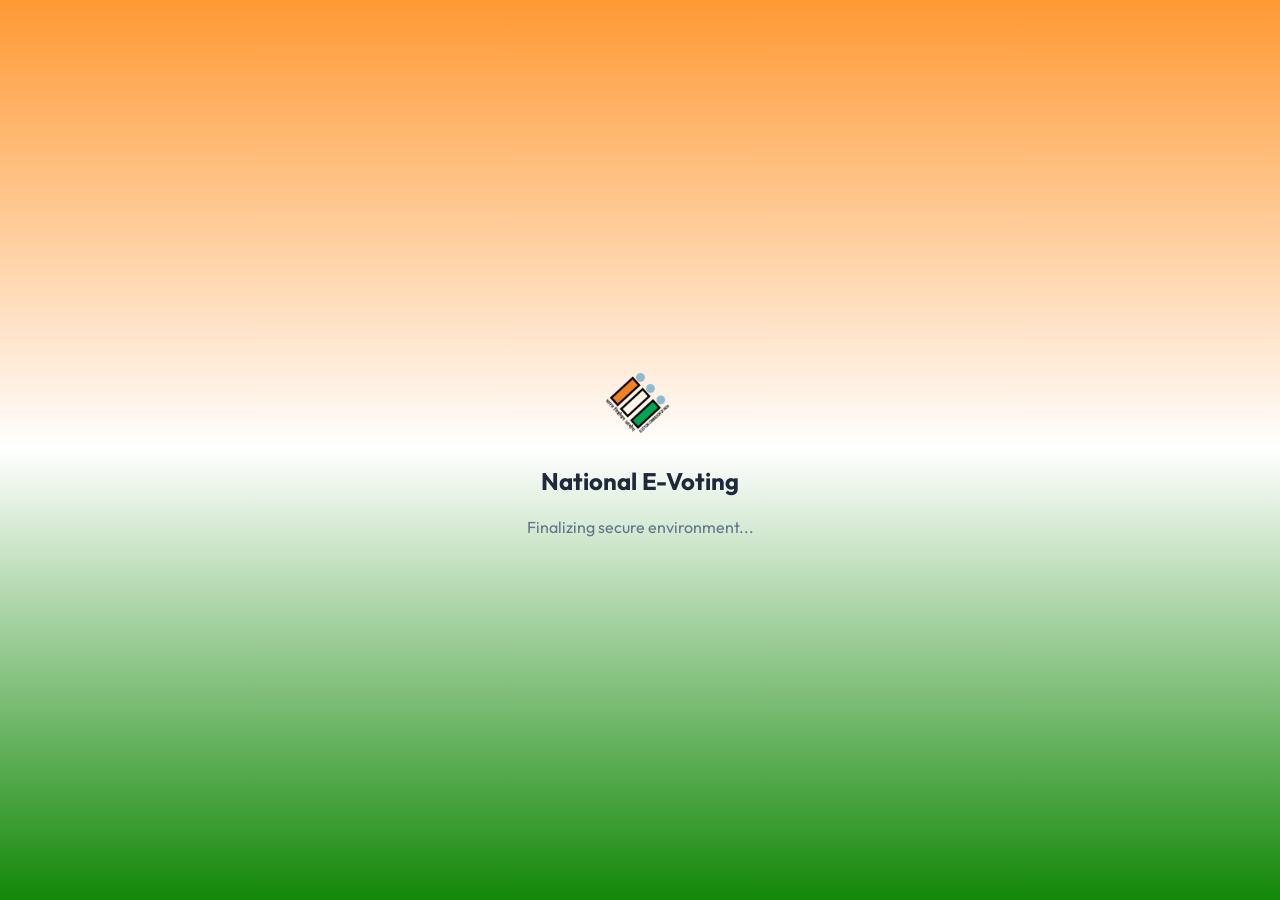
<file: index.html>
<!DOCTYPE html>
<html lang="en">

<head>
    <meta charset="UTF-8">
    <meta name="viewport" content="width=device-width, initial-scale=1.0">
    <title>E-Voting System - Select Jurisdiction</title>
    <link rel="stylesheet" href="style.css">
    <link href="https://fonts.googleapis.com/css2?family=Outfit:wght@300;400;500;600;700&display=swap" rel="stylesheet">
    <style>
        body {
            background: linear-gradient(180deg, #FF9933, #FFFFFF, #138808);
            background-attachment: fixed;
        }

        /* Splash Screen Overlay Styles */
        #splash-overlay {
            position: fixed;
            top: 0;
            left: 0;
            width: 100%;
            height: 100%;
            background: linear-gradient(180deg, #FF9933, #FFFFFF, #138808);
            display: flex;
            align-items: center;
            justify-content: center;
            z-index: 9999;
            transition: opacity 0.8s cubic-bezier(0.4, 0, 0.2, 1), visibility 0.8s;
        }

        #splash-overlay.hidden {
            opacity: 0;
            visibility: hidden;
        }

        .splash-content {
            text-align: center;
            animation: slideUp 0.8s ease-out;
        }

        .splash-logo {
            width: 120px;
            margin-bottom: 24px;
            animation: pulse 2s infinite;
        }

        @keyframes pulse {
            0% {
                transform: scale(1);
            }

            50% {
                transform: scale(1.05);
            }

            100% {
                transform: scale(1);
            }
        }

        @keyframes slideUp {
            from {
                opacity: 0;
                transform: translateY(20px);
            }

            to {
                opacity: 1;
                transform: translateY(0);
            }
        }

        /* Main Portal Styles */
        .container {
            width: 100%;
            max-width: 600px;
            margin: 0 auto;
            opacity: 0;
            transform: translateY(20px);
            transition: all 0.8s cubic-bezier(0.4, 0, 0.2, 1);
        }

        .container.visible {
            opacity: 1;
            transform: translateY(0);
        }

        .header {
            text-align: center;
            margin-bottom: 40px;
        }

        .header img {
            width: 80px;
            margin-bottom: 16px;
        }

        .header h1 {
            font-size: 2.22rem;
            font-weight: 700;
            background: linear-gradient(135deg, var(--primary), #818cf8);
            background-clip: text;
            -webkit-background-clip: text;
            -webkit-text-fill-color: transparent;
        }

        .selection-card {
            background: rgba(255, 255, 255, 0.8);
            backdrop-filter: blur(10px);
            border: 1px solid rgba(255, 255, 255, 0.2);
            padding: 32px;
            border-radius: 20px;
            box-shadow: 0 20px 40px rgba(0, 0, 0, 0.05);
            transition: all 0.3s ease;
        }

        .input-group label {
            font-size: 1rem;
            font-weight: 600;
            margin-bottom: 10px;
            color: var(--text-main);
        }

        select {
            width: 100%;
            padding: 14px 20px;
            border-radius: 12px;
            border: 2px solid var(--border);
            font-family: inherit;
            font-size: 1rem;
            appearance: none;
            background-image: url("data:image/svg+xml,%3Csvg xmlns='http://www.w3.org/2000/svg' fill='none' viewBox='0 0 24 24' stroke='%2364748b'%3E%3Cpath stroke-linecap='round' stroke-linejoin='round' stroke-width='2' d='M19 9l-7 7-7-7'%3E%3C/path%3E%3C/svg%3E");
            background-repeat: no-repeat;
            background-position: right 16px center;
            background-size: 20px;
            transition: all 0.2s;
            cursor: pointer;
            background-color: white;
        }

        select:focus {
            outline: none;
            border-color: var(--primary);
            box-shadow: 0 0 0 4px rgba(99, 102, 241, 0.1);
        }

        select:disabled {
            background-color: #f1f5f9;
            cursor: not-allowed;
            opacity: 0.7;
        }



        .btn-proceed {
            margin-top: 32px;
            display: none;
            animation: fadeIn 0.4s ease-out forwards;
        }

        @keyframes fadeIn {
            from {
                opacity: 0;
                transform: scale(0.95);
            }

            to {
                opacity: 1;
                transform: scale(1);
            }
        }

        /* Scope Toggle Styles */
        .scope-container {
            display: grid;
            grid-template-columns: 1fr 1fr;
            gap: 12px;
            margin-bottom: 24px;
        }

        .scope-option {
            position: relative;
        }

        .scope-option input {
            position: absolute;
            opacity: 0;
            cursor: pointer;
        }

        .scope-label {
            display: block;
            padding: 12px;
            text-align: center;
            background: #f8fafc;
            border: 2px solid var(--border);
            border-radius: 12px;
            cursor: pointer;
            font-weight: 600;
            transition: all 0.2s;
        }

        .scope-option input:checked+.scope-label {
            border-color: var(--primary);
            background: rgba(99, 102, 241, 0.05);
            color: var(--primary);
        }

        .state-container,
        .district-container,
        .taluk-container {
            margin-top: 24px;
            display: none;
            opacity: 0;
            transform: translateY(10px);
            transition: opacity 0.4s ease, transform 0.4s ease;
        }

        .visible-group {
            display: block !important;
            opacity: 1;
            transform: translateY(0);
        }

        .stat-bar {
            height: 4px;
            width: 100%;
            background: #e2e8f0;
            border-radius: 2px;
            margin-bottom: 32px;
            position: relative;
            overflow: hidden;
        }

        .stat-fill {
            position: absolute;
            left: 0;
            top: 0;
            height: 100%;
            background: var(--primary);
            width: 33.33%;
            transition: width 0.5s cubic-bezier(0.4, 0, 0.2, 1);
        }

        @media (max-width: 600px) {
            .header h1 {
                font-size: 1.5rem;
            }

            .selection-card {
                padding: 20px;
            }

            .header img {
                width: 60px;
            }

            .splash-logo {
                width: 80px;
            }

            #splash-overlay h2 {
                font-size: 1.25rem;
            }
        }
    </style>
</head>

<body>
    <!-- Splash Screen Overlay -->
    <div id="splash-overlay">
        <div class="splash-content">
            <img src="eci_logo.png" class="splash-logo" alt="ECI Logo">
            <h2 style="font-weight: 700; color: var(--text-main);">National E-Voting</h2>
            <div style="margin-top: 16px; color: var(--text-muted);">
                <span>Finalizing secure environment...</span>
            </div>
        </div>
    </div>

    <!-- Main Portal Content -->
    <div class="container" id="main-portal">


        <div class="header">
            <img src="eci_logo.png" alt="ECI Logo">
            <h1 id="t-title">National E-Voting Portal</h1>
            <p id="t-subtitle">Select your jurisdiction to begin the voting process</p>
        </div>

        <div class="selection-card">
            <div class="stat-bar">
                <div id="stat-fill" class="stat-fill" style="width: 0%;"></div>
            </div>

            <!-- Step 0: Language Selection -->
            <div id="lang-group" class="visible-group">
                <label id="t-lang-label">Choose Language / மொழியைத் தேர்ந்தெடுக்கவும்</label>
                <div class="scope-container">
                    <label class="scope-option">
                        <input type="radio" name="lang" value="en" onchange="handleLanguageSelect('en')">
                        <span class="scope-label">English</span>
                    </label>
                    <label class="scope-option">
                        <input type="radio" name="lang" value="ta" onchange="handleLanguageSelect('ta')">
                        <span class="scope-label">தமிழ்</span>
                    </label>
                </div>
            </div>

            <!-- Step 1: Scope -->
            <div id="scope-group" class="state-container">
                <div class="input-group">
                    <label id="t-scope-label">Election Scope</label>
                    <div class="scope-container">
                        <label class="scope-option">
                            <input type="radio" name="scope" value="Central" onchange="handleScopeChange()">
                            <span class="scope-label" id="t-central">Central</span>
                        </label>
                        <label class="scope-option">
                            <input type="radio" name="scope" value="State" onchange="handleScopeChange()">
                            <span class="scope-label" id="t-state">State</span>
                        </label>
                    </div>
                </div>
            </div>

            <div id="state-group" class="state-container">
                <div class="input-group">
                    <label for="state-select" id="t-select-state">Select State</label>
                    <select id="state-select" onchange="handleStateChange()">
                        <option value="" disabled selected id="t-choose-state">-- Choose State --</option>
                        <option value="TAMIL NADU">Tamil Nadu</option>
                        <option value="KERALA">Kerala</option>
                        <option value="ANDHRA PRADESH">Andhra Pradesh</option>
                        <option value="KARNATAKA">Karnataka</option>
                    </select>
                </div>
            </div>

            <div id="district-group" class="district-container">
                <div class="input-group">
                    <label for="district-select" id="t-select-district">Select District</label>
                    <select id="district-select" onchange="handleDistrictChange()">
                        <option value="" disabled selected id="t-choose-district">-- Choose District --</option>
                    </select>
                </div>
            </div>

            <div id="taluk-group" class="taluk-container">
                <div class="input-group">
                    <label for="taluk-select" id="t-select-taluk">Select Taluk</label>
                    <select id="taluk-select" onchange="handleTalukChange()">
                        <option value="" disabled selected id="t-choose-taluk">-- Choose Taluk --</option>
                    </select>
                </div>
            </div>

            <button id="proceed-btn" class="btn-primary btn-proceed" onclick="proceedToLogin()">
                <span id="t-proceed">Proceed to Login</span> <span>&rarr;</span>
            </button>
        </div>
    </div>

    <script>
        // Splash Screen Transition Logic
        window.addEventListener('DOMContentLoaded', () => {
            const overlay = document.getElementById('splash-overlay');
            const portal = document.getElementById('main-portal');

            setTimeout(() => {
                overlay.classList.add('hidden');
                portal.classList.add('visible');
                // Clean up DOM after transition
                setTimeout(() => overlay.remove(), 800);
            }, 2500);
        });

        const electionData = {
            "TAMIL NADU": {
                "Ariyalur": ["Ariyalur", "Andimadam", "Sendurai"],
                "Chengalpattu": ["Chengalpattu", "Cheyyur", "Madurantakam", "Tambaram"],
                "Chennai": ["Ambattur", "Aminjikarai", "Egmore", "Mylapore", "Velachery"],
                "Coimbatore": ["Annur", "Coimbatore South", "Mettupalayam", "Pollachi"],
                "Cuddalore": ["Chidambaram", "Panruti", "Virudhachalam"],
                "Dharmapuri": ["Dharmapuri", "Harur", "Palacode"],
                "Dindigul": ["Dindigul East", "Kodaikanal", "Palani"],
                "Erode": ["Bhavani", "Gobichettipalayam", "Perundurai"],
                "Kallakurichi": ["Kallakurichi", "Sankarapuram", "Ulundurpet"],
                "Kancheepuram": ["Kancheepuram", "Sriperumbudur", "Walajabad"],
                "Kanniyakumari": ["Agasteeswaram", "Kalkulam", "Vilavancode"],
                "Karur": ["Aravakurichi", "Kulithalai", "Manmangalam"],
                "Krishnagiri": ["Hosur", "Pochampalli", "Uthangarai"],
                "Madurai": ["Madurai North", "Madurai South", "Melur", "Usilampatti"],
                "Mayiladuthurai": ["Mayiladuthurai", "Sirkazhi", "Tharangambadi"],
                "Nagapattinam": ["Nagapattinam", "Kilvelur", "Vedaranyam"],
                "Namakkal": ["Namakkal", "Rasipuram", "Tiruchengode"],
                "Nilgiris": ["Coonoor", "Gudalur", "Udhagamandalam"],
                "Perambalur": ["Perambalur", "Alathur", "Kunnam"],
                "Pudukkottai": ["Pudukkottai", "Alangudi", "Aranthangi"],
                "Ramanathapuram": ["Ramanathapuram", "Paramakudi", "Rameswaram"],
                "Ranipet": ["Arakkonam", "Arcot", "Walajapet"],
                "Salem": ["Salem South", "Attur", "Mettur", "Omalur"],
                "Sivaganga": ["Sivaganga", "Karaikudi", "Manamadurai"],
                "Tenkasi": ["Tenkasi", "Sengottai", "Sankarankovil"],
                "Thanjavur": ["Thanjavur", "Kumbakonam", "Pattukkottai"],
                "Theni": ["Andipatti", "Bodinayakanur", "Periyakulam"],
                "Thoothukudi": ["Kovilpatti", "Thoothukudi", "Vilathikulam"],
                "Tiruchirappalli": ["Lalgudi", "Manapparai", "Srirangam", "Tiruchirappalli East"],
                "Tirunelveli": ["Ambasamudram", "Nanguneri", "Tirunelveli"],
                "Tiruppur": ["Avinashi", "Dharapuram", "Tiruppur South"],
                "Tiruvallur": ["Avadi", "Ponneri", "Tiruvallur"],
                "Tiruvannamalai": ["Arani", "Chengam", "Tiruvannamalai"],
                "Tiruvarur": ["Tiruvarur", "Mannargudi", "Thiruthuraipoondi"],
                "Vellore": ["Gudiyatham", "Katpadi", "Vellore"],
                "Viluppuram": ["Viluppuram", "Tindivanam", "Gingee"],
                "Virudhunagar": ["Aruppukottai", "Rajapalayam", "Sivakasi"],
                "Tirupattur": ["Ambur", "Tirupattur", "Vaniyambadi"]
            },
            "KERALA": {
                "Thiruvananthapuram": ["Thiruvananthapuram", "Neyyattinkara", "Nedumangad"],
                "Kollam": ["Kollam", "Karunagappally", "Kottarakkara"],
                "Pathanamthitta": ["Pathanamthitta", "Adoor", "Ranni"],
                "Alappuzha": ["Cherthala", "Ambalappuzha", "Chengannur"],
                "Kottayam": ["Kottayam", "Changanassery", "Vaikom"],
                "Idukki": ["Devikulam", "Thodupuzha", "Peerumade"],
                "Ernakulam": ["Aluva", "Kochi", "Kanayannur"],
                "Thrissur": ["Thrissur", "Chavakkad", "Kodungallur"],
                "Palakkad": ["Palakkad", "Alathur", "Chittur"],
                "Malappuram": ["Eranad", "Nilambur", "Tirur"],
                "Kozhikode": ["Kozhikode", "Vadakara", "Koyilandy"],
                "Wayanad": ["Mananthavady", "Sulthan Bathery", "Vythiri"],
                "Kannur": ["Taliparamba", "Thalassery", "Iritty"],
                "Kasaragod": ["Kasaragod", "Hosdurg", "Vellarikundu"]
            },
            "KARNATAKA": {
                "Bagalkot": ["Badami", "Bagalkot", "Jamkhandi"],
                "Ballari": ["Ballari", "Hospet", "Sandur"],
                "Belagavi": ["Athani", "Belagavi", "Chikkodi", "Gokak"],
                "Bengaluru Rural": ["Devanahalli", "Doddaballapura", "Hoskote"],
                "Bengaluru Urban": ["Anekal", "Bengaluru North", "Bengaluru South"],
                "Bidar": ["Aurad", "Basavakalyan", "Bidar"],
                "Chamarajanagar": ["Chamarajanagar", "Gundlupet", "Kollegal"],
                "Chikkaballapur": ["Chikkaballapur", "Chintamani", "Gauribidanur"],
                "Chikkamagaluru": ["Chikkamagaluru", "Kadur", "Mudigere"],
                "Chitradurga": ["Challakere", "Chitradurga", "Hiriyur"],
                "Dakshina Kannada": ["Bantwal", "Mangaluru", "Puttur"],
                "Davanagere": ["Channagiri", "Davanagere", "Harihar"],
                "Dharwad": ["Dharwad", "Hubballi", "Navalgund"],
                "Gadag": ["Gadag", "Mundargi", "Ron"],
                "Hassan": ["Arsikere", "Belur", "Hassan"],
                "Haveri": ["Haveri", "Ranebennur", "Shiggaon"],
                "Kalaburagi": ["Aland", "Kalaburagi", "Sedam"],
                "Kodagu": ["Madikeri", "Somwarpet", "Virajpet"],
                "Kolar": ["Bangarapet", "Kolar", "Mulbagal"],
                "Koppal": ["Gangavathi", "Koppal", "Kushtagi"],
                "Mandya": ["Maddur", "Mandya", "Srirangapatna"],
                "Mysuru": ["Hunasuru", "Mysuru", "Nanjangud"],
                "Raichur": ["Manvi", "Raichur", "Sindhanur"],
                "Ramanagara": ["Channapatna", "Kanakapura", "Ramanagara"],
                "Shivamogga": ["Bhadravati", "Sagara", "Shivamogga"],
                "Tumakuru": ["Kunigal", "Sira", "Tumakuru"],
                "Udupi": ["Karkala", "Kundapura", "Udupi"],
                "Uttara Kannada": ["Honnavar", "Karwar", "Sirsi"],
                "Vijayapura": ["Bijapur", "Indi", "Muddebihal"],
                "Yadgir": ["Shahapur", "Shorapur", "Yadgir"],
                "Vijayanagara": ["Hosapete", "Harapanahalli", "Kudligi"]
            },
            "ANDHRA PRADESH": {
                "Srikakulam": ["Srikakulam", "Palasa", "Tekkali"],
                "Vizianagaram": ["Vizianagaram", "Bobbili", "Gajapathinagaram"],
                "Visakhapatnam": ["Visakhapatnam (Urban)", "Bheemunipatnam", "Anakapalle"],
                "Anakapalli": ["Anakapalle", "Chodavaram", "Madugula"],
                "Alluri Sitharama Raju": ["Paderu", "Araku Valley", "Rampachodavaram"],
                "Kakinada": ["Kakinada Urban", "Kakinada Rural", "Peddapuram"],
                "Dr. B. R. Ambedkar Konaseema": ["Amalapuram", "Razole", "Mummidivaram"],
                "East Godavari": ["Rajamahendravaram Urban", "Kovvur", "Nidadavole"],
                "West Godavari": ["Bhimavaram", "Tadepalligudem", "Narsapuram"],
                "Eluru": ["Eluru", "Denduluru", "Kaikalur"],
                "Krishna": ["Machilipatnam", "Gudivada", "Nuzvid"],
                "NTR": ["Vijayawada Urban", "Mylavaram", "Jaggayyapeta"],
                "Guntur": ["Guntur Urban", "Tenali", "Ponnur"],
                "Bapatla": ["Bapatla", "Chirala", "Repalle"],
                "Palnadu": ["Narasaraopet", "Chilakaluripet", "Macherla"],
                "Prakasam": ["Ongole", "Markapur", "Kandukur"],
                "Kurnool": ["Kurnool", "Adoni", "Yemmiganur"],
                "Nandyal": ["Nandyal", "Allagadda", "Dhone"],
                "Anantapur": ["Anantapur", "Gooty", "Tadipatri"],
                "Sri Sathya Sai": ["Puttaparthi", "Dharmavaram", "Kadiri"],
                "YSR Kadapa": ["Kadapa", "Proddatur", "Jammalamadugu"],
                "Annamayya": ["Rayachoti", "Rajampet", "Madanapalle"],
                "Tirupati": ["Tirupati Urban", "Srikalahasti", "Gudur"],
                "SPSR Nellore": ["Nellore Urban", "Kavali", "Atmakur"],
                "Chittoor": ["Chittoor", "Palamaner", "Punganur"],
                "Parvathipuram Manyam": ["Parvathipuram", "Salur", "Kurupam"]
            }
        };

        const jurisdictionTranslations = {
            ta: {
                "TAMIL NADU": "தமிழ்நாடு",
                "KERALA": "கேரளா",
                "ANDHRA PRADESH": "ஆந்திரப் பிரதேசம்",
                "KARNATAKA": "கர்நாடகா",
                // Districts
                "Ariyalur": "அரியலூர்", "Chengalpattu": "செங்கல்பட்டு", "Chennai": "சென்னை",
                "Coimbatore": "கோயம்புத்தூர்", "Cuddalore": "கடலூர்", "Dharmapuri": "தர்மபுரி",
                "Dindigul": "திண்டுக்கல்", "Erode": "ஈரோடு", "Kallakurichi": "கள்ளக்குறிச்சி",
                "Kancheepuram": "காஞ்சிபுரம்", "Kanniyakumari": "கன்னியாகுமரி", "Karur": "கரூர்",
                "Krishnagiri": "கிருஷ்ணகிரி", "Madurai": "மதுரை", "Mayiladuthurai": "மயிலாடுதுறை",
                "Nagapattinam": "நாகப்பட்டினம்", "Namakkal": "நாமக்கல்", "Nilgiris": "நீலகிரி",
                "Perambalur": "பெரம்பலூர்", "Pudukkottai": "புதுக்கோட்டை", "Ramanathapuram": "இராமநாதபுரம்",
                "Ranipet": "இராணிப்பேட்டை", "Salem": "சேலம்", "Sivaganga": "சிவகங்கை",
                "Tenkasi": "தென்காசி", "Thanjavur": "தஞ்சாவூர்", "Theni": "தேனி",
                "Thoothukudi": "தூத்துக்குடி", "Tiruchirappalli": "திருச்சிராப்பள்ளி", "Tirunelveli": "திருநெல்வேலி",
                "Tiruppur": "திருப்பூர்", "Tiruvallur": "திருவள்ளூர்", "Tiruvannamalai": "திருவண்ணாமலை",
                "Tiruvarur": "திருவாரூர்", "Vellore": "வேலூர்", "Viluppuram": "விழுப்புரம்",
                "Virudhunagar": "விருதுநகர்", "Tirupattur": "திருப்பத்தூர்",
                // Taluks
                "Andimadam": "ஆண்டிமடம்", "Sendurai": "செந்துறை", "Cheyyur": "செய்யூர்",
                "Madurantakam": "மதுராந்தகம்", "Tambaram": "தாம்பரம்", "Ambattur": "அம்பத்தூர்",
                "Aminjikarai": "அமிஞ்சிகரை", "Egmore": "எழும்பூர்", "Mylapore": "மயிலாப்பூர்",
                "Velachery": "வேளச்சேரி", "Annur": "அன்னூர்", "Coimbatore South": "கோயம்புத்தூர் தெற்கு",
                "Mettupalayam": "மேட்டுப்பாளையம்", "Pollachi": "பொள்ளாச்சி", "Chidambaram": "சிதம்பரம்",
                "Panruti": "பண்ருட்டி", "Virudhachalam": "விருத்தாசலம்", "Harur": "அரூர்",
                "Palacode": "பாலக்கோடு", "Dindigul East": "திண்டுக்கல் கிழக்கு", "Kodaikanal": "கொடைக்கானல்",
                "Palani": "பழனி", "Bhavani": "பவானி", "Gobichettipalayam": "கோபிச்செட்டிப்பாளையம்",
                "Perundurai": "பெருந்துறை", "Sankarapuram": "சங்கராபுரம்", "Ulundurpet": "உளுந்தூர்ப்பேட்டை",
                "Sriperumbudur": "திருப்பெரும்புதூர்", "Walajabad": "வாலாஜாபாத்", "Agasteeswaram": "அகத்தீஸ்வரம்",
                "Kalkulam": "கல்குளம்", "Vilavancode": "விளவங்கோடு", "Aravakurichi": "அரவக்குறிச்சி",
                "Kulithalai": "குளித்தலை", "Manmangalam": "மண்மங்கலம்", "Hosur": "ஓசூர்",
                "Pochampalli": "போச்சம்பள்ளி", "Uthangarai": "உத்தங்கரை", "Madurai North": "மதுரை வடக்கு",
                "Madurai South": "மதுரை தெற்கு", "Melur": "மேலூர்", "Usilampatti": "உசிலம்பட்டி",
                "Sirkazhi": "சீர்காழி", "Tharangambadi": "தரங்கம்பாடி", "Kilvelur": "கீழ்வேலூர்",
                "Vedaranyam": "வேதாரண்யம்", "Rasipuram": "இராசிபுரம்", "Tiruchengode": "திருச்செங்கோடு",
                "Coonoor": "குன்னூர்", "Gudalur": "கூடலூர்", "Udhagamandalam": "உதகமண்டலம்",
                "Alathur": "ஆலத்தூர்", "Kunnam": "குன்னம்", "Alangudi": "ஆலங்குடி",
                "Aranthangi": "அறந்தாங்கி", "Paramakudi": "பரமக்குடி", "Rameswaram": "இராமேஸ்வரம்",
                "Arakkonam": "அரக்கோணம்", "Arcot": "ஆற்காடு", "Walajapet": "வாலாஜாபேட்டை",
                "Salem South": "சேலம் தெற்கு", "Attur": "ஆத்தூர்", "Mettur": "மேட்டூர்",
                "Omalur": "ஓமலூர்", "Karaikudi": "காரைக்குடி", "Manamadurai": "மானாமதுரை",
                "Sengottai": "செங்கோட்டை", "Sankarankovil": "சங்கரன்கோவில்", "Kumbakonam": "கும்பகோணம்",
                "Pattukkottai": "பட்டுக்கோட்டை", "Andipatti": "ஆண்டிபட்டி", "Bodinayakanur": "போடிநாயக்கனூர்",
                "Periyakulam": "பெரியகுளம்", "Kovilpatti": "கோவில்பட்டி", "Vilathikulam": "விளாத்திகுளம்",
                "Lalgudi": "இலால்குடி", "Manapparai": "மணப்பாறை", "Srirangam": "ஸ்ரீரங்கம்",
                "Tiruchirappalli East": "திருச்சிராப்பள்ளி கிழக்கு", "Ambasamudram": "அம்பாசமுத்திரம்", "Nanguneri": "நாங்குநேரி",
                "Avinashi": "அவினாசி", "Dharapuram": "தாராபுரம்", "Tiruppur South": "திருப்பூர் தெற்கு",
                "Avadi": "ஆவடி", "Ponneri": "பொன்னேரி", "Arani": "ஆரணி",
                "Chengam": "செங்கம்", "Mannargudi": "மன்னார்குடி", "Thiruthuraipoondi": "திருத்துறைப்பூண்டி",
                "Gudiyatham": "குடியாத்தம்", "Katpadi": "காட்பாடி", "Tindivanam": "திண்டிவனம்",
                "Gingee": "செஞ்சி", "Aruppukottai": "அருப்புக்கோட்டை", "Rajapalayam": "இராஜபாளையம்",
                "Sivakasi": "சிவகாசி", "Ambur": "ஆம்பூர்", "Vaniyambadi": "வாணியம்பாடி"
            }
        };

        const stateSelect = document.getElementById('state-select');
        const districtSelect = document.getElementById('district-select');
        const talukSelect = document.getElementById('taluk-select');
        const stateGroup = document.getElementById('state-group');
        const districtGroup = document.getElementById('district-group');
        const talukGroup = document.getElementById('taluk-group');
        const proceedBtn = document.getElementById('proceed-btn');
        const statFill = document.getElementById('stat-fill');

        const langGroup = document.getElementById('lang-group');
        const scopeGroup = document.getElementById('scope-group');

        let currentLang = localStorage.getItem('appLanguage') || 'en';

        function getTranslation(key) {
            if (currentLang === 'ta' && jurisdictionTranslations.ta[key]) {
                return jurisdictionTranslations.ta[key];
            }
            return key;
        }

        function handleLanguageSelect(lang) {
            currentLang = lang;
            localStorage.setItem('appLanguage', lang);
            updateUI();

            // Re-render state select
            const savedState = stateSelect.value;
            const savedDistrict = districtSelect.value;
            const savedTaluk = talukSelect.value;

            renderStateOptions();
            if (savedState) {
                stateSelect.value = savedState;
                renderDistrictOptions();
                if (savedDistrict) {
                    districtSelect.value = savedDistrict;
                    renderTalukOptions();
                    if (savedTaluk) {
                        talukSelect.value = savedTaluk;
                    }
                }
            }

            // Show next step
            langGroup.style.display = 'none';
            scopeGroup.classList.add('visible-group');
            statFill.style.width = '20%';
        }

        function renderStateOptions() {
            const t = translations[currentLang];
            stateSelect.innerHTML = `<option value="" disabled selected id="t-choose-state">${t.chooseState}</option>`;
            Object.keys(electionData).sort().forEach(state => {
                const opt = document.createElement('option');
                opt.value = state;
                opt.textContent = getTranslation(state);
                stateSelect.appendChild(opt);
            });
        }

        function renderDistrictOptions() {
            const t = translations[currentLang];
            const state = stateSelect.value;
            districtSelect.innerHTML = `<option value="" disabled selected id="t-choose-district">${t.chooseDistrict}</option>`;
            if (state && electionData[state]) {
                Object.keys(electionData[state]).sort().forEach(district => {
                    const opt = document.createElement('option');
                    opt.value = district;
                    opt.textContent = getTranslation(district);
                    districtSelect.appendChild(opt);
                });
            }
        }

        function renderTalukOptions() {
            const t = translations[currentLang];
            const state = stateSelect.value;
            const district = districtSelect.value;
            talukSelect.innerHTML = `<option value="" disabled selected id="t-choose-taluk">${t.chooseTaluk}</option>`;
            if (state && district && electionData[state] && electionData[state][district]) {
                [...electionData[state][district]].sort().forEach(taluk => {
                    const opt = document.createElement('option');
                    opt.value = taluk;
                    opt.textContent = getTranslation(taluk);
                    talukSelect.appendChild(opt);
                });
            }
        }

        function handleScopeChange() {
            stateGroup.classList.add('visible-group');
            statFill.style.width = '40%';

            // Reset downstream
            stateSelect.selectedIndex = 0;
            districtGroup.classList.remove('visible-group');
            talukGroup.classList.remove('visible-group');
            proceedBtn.style.display = 'none';
        }

        function handleStateChange() {
            renderDistrictOptions();
            districtGroup.classList.remove('visible-group');
            talukGroup.classList.remove('visible-group');
            proceedBtn.style.display = 'none';
            statFill.style.width = '40%';

            if (stateSelect.value) {
                districtGroup.classList.add('visible-group');
                statFill.style.width = '60%';
            }
        }

        function handleDistrictChange() {
            renderTalukOptions();
            talukGroup.classList.remove('visible-group');
            proceedBtn.style.display = 'none';
            statFill.style.width = '60%';

            if (districtSelect.value) {
                talukGroup.classList.add('visible-group');
                statFill.style.width = '80%';
            }
        }

        function handleTalukChange() {
            if (talukSelect.value) {
                statFill.style.width = '100%';
                proceedBtn.style.display = 'flex';

                const checkedScope = document.querySelector('input[name="scope"]:checked');
                const scopeValue = checkedScope ? checkedScope.value : 'State';

                localStorage.setItem('selectedScope', scopeValue);
                localStorage.setItem('selectedState', stateSelect.value);
                localStorage.setItem('selectedDistrict', districtSelect.value);
                localStorage.setItem('selectedTaluk', talukSelect.value);
            }
        }

        function proceedToLogin() {
            window.location.href = 'login.html';
        }

        const translations = {
            en: {
                title: "National E-Voting Portal",
                subtitle: "Select your jurisdiction to begin the voting process",
                scopeLabel: "Election Scope",
                central: "Central",
                state: "State",
                selectState: "Select State",
                chooseState: "-- Choose State --",
                selectDistrict: "Select District",
                chooseDistrict: "-- Choose District --",
                selectTaluk: "Select Taluk",
                chooseTaluk: "-- Choose Taluk --",
                langLabel: "Choose Language / மொழியைத் தேர்ந்தெடுக்கவும்",
                proceed: "Proceed to Login"
            },
            ta: {
                title: "தேசிய மின்னணு வாக்குப்பதிவு போர்டல்",
                subtitle: "உங்கள் அதிகார வரம்பைத் தேர்ந்தெடுக்கவும்",
                scopeLabel: "தேர்தல் வரம்பு",
                central: "மத்திய",
                state: "மாநில",
                selectState: "மாநிலத்தைத் தேர்ந்தெடுக்கவும்",
                chooseState: "-- மாநிலத்தைத் தேர்ந்தெடுக்கவும் --",
                selectDistrict: "மாவட்டத்தைத் தேர்ந்தெடுக்கவும்",
                chooseDistrict: "-- மாவட்டத்தைத் தேர்ந்தெடுக்கவும் --",
                selectTaluk: "வட்டம்/தாலுகா தேர்ந்தெடுக்கவும்",
                chooseTaluk: "-- தாலுகாவைத் தேர்ந்தெடுக்கவும் --",
                langLabel: "மொழியைத் தேர்ந்தெடுக்கவும் / Choose Language",
                proceed: "உள்நுழைய தொடரவும்"
            }
        };

        function updateUI() {
            const t = translations[currentLang];
            document.getElementById('t-title').textContent = t.title;
            document.getElementById('t-subtitle').textContent = t.subtitle;
            document.getElementById('t-lang-label').textContent = t.langLabel;
            document.getElementById('t-scope-label').textContent = t.scopeLabel;
            document.getElementById('t-central').textContent = t.central;
            document.getElementById('t-state').textContent = t.state;
            document.getElementById('t-select-state').textContent = t.selectState;
            document.getElementById('t-choose-state').textContent = t.chooseState;
            document.getElementById('t-select-district').textContent = t.selectDistrict;
            document.getElementById('t-choose-district').textContent = t.chooseDistrict;
            document.getElementById('t-select-taluk').textContent = t.selectTaluk;
            document.getElementById('t-choose-taluk').textContent = t.chooseTaluk;
            document.getElementById('t-proceed').textContent = t.proceed;
        }

        // Initialize state dropdown
        renderStateOptions();
    </script>
</body>

</html>
</file>
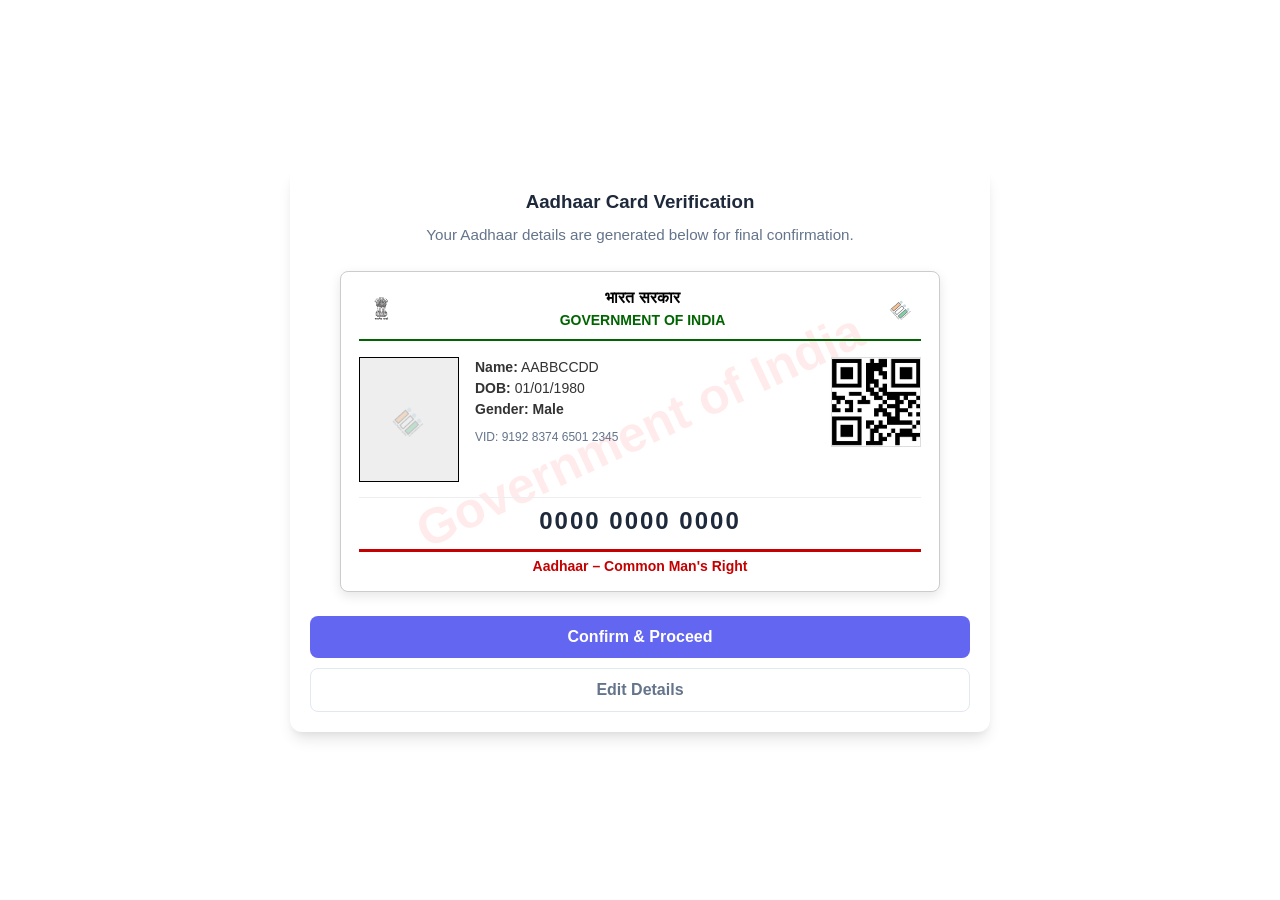
<file: aadhaar-image.html>
<!DOCTYPE html>
<html lang="en">

<head>
    <meta charset="UTF-8">
    <meta name="viewport" content="width=device-width, initial-scale=1.0">
    <title>Aadhaar Card Verification</title>

    <link rel="stylesheet" href="style.css">
    <script src="notifications.js"></script>

    <style>
        /* Interactive Aadhaar Card Styles */
        .aadhaar-card-container {
            width: 100%;
            max-width: 600px;
            background: #fff;
            margin: 20px auto;
            border: 1px solid #ccc;
            border-radius: 8px;
            position: relative;
            padding: 14px 18px;
            box-sizing: border-box;
            text-align: left;
            box-shadow: 0 4px 12px rgba(0, 0, 0, 0.1);
            overflow: hidden;
        }

        .watermark {
            position: absolute;
            top: 50%;
            left: 50%;
            transform: translate(-50%, -50%) rotate(-25deg);
            font-size: clamp(30px, 8vw, 50px);
            color: rgba(255, 0, 0, 0.08);
            font-weight: bold;
            pointer-events: none;
            white-space: nowrap;
            z-index: 1;
        }

        .aadhaar-header {
            display: flex;
            align-items: center;
            gap: 12px;
            position: relative;
            z-index: 2;
            border-bottom: 2px solid #006400;
            padding-bottom: 8px;
        }

        .emblem-img {
            width: 45px;
            height: auto;
        }

        .aadhaar-title-area {
            flex: 1;
            text-align: center;
        }

        .bharat-txt {
            font-weight: bold;
            font-size: 16px;
            color: #000;
        }

        .gov-txt {
            font-weight: bold;
            font-size: 14px;
            color: #006400;
        }

        .aadhaar-content {
            display: flex;
            margin-top: 16px;
            gap: 16px;
            position: relative;
            z-index: 2;
        }

        .user-photo {
            width: 100px;
            height: 125px;
            border: 1px solid #000;
            background: #eee;
            display: flex;
            align-items: center;
            justify-content: center;
            font-size: 10px;
            flex-shrink: 0;
        }

        .aadhaar-details {
            flex: 1;
            font-size: 14px;
            line-height: 1.5;
            color: #333;
        }

        .aadhaar-details span {
            font-weight: bold;
        }

        .qr-img {
            width: 90px;
            height: 90px;
            border: 1px solid #ddd;
            flex-shrink: 0;
        }

        .aadhaar-number-display {
            text-align: center;
            font-size: clamp(18px, 5vw, 24px);
            letter-spacing: 2px;
            font-weight: bold;
            margin-top: 15px;
            position: relative;
            z-index: 2;
            padding: 5px 0;
            border-top: 1px solid #eee;
        }

        .footer-line {
            height: 3px;
            background: #c40000;
            margin-top: 5px;
        }

        .aadhaar-footer-txt {
            text-align: center;
            font-size: 14px;
            font-weight: bold;
            color: #c40000;
            margin-top: 4px;
        }

        @media (max-width: 520px) {
            .aadhaar-card-container {
                padding: 10px;
            }

            .aadhaar-content {
                flex-direction: column;
                align-items: center;
                text-align: center;
                gap: 12px;
            }

            .aadhaar-details {
                font-size: 13px;
            }

            .qr-img {
                width: 80px;
                height: 80px;
                margin-top: 5px;
            }

            .emblem-img {
                width: 35px;
            }

            .bharat-txt {
                font-size: 14px;
            }

            .gov-txt {
                font-size: 12px;
            }
        }
    </style>

    <script>
        const translations = {
            en: {
                title: "Aadhaar Card Verification",
                subtitle: "Your Aadhaar details are generated below for final confirmation.",
                confirmBtn: "Confirm & Proceed",
                editBtn: "Edit Details",
                name: "Name:",
                dob: "DOB:",
                gender: "Gender:",
                male: "Male",
                success: "Aadhaar Identity Confirmed",
                watermark: "Government of India",
                footer: "Aadhaar – Common Man's Right"
            },
            ta: {
                title: "ஆதார் அட்டை சரிபார்ப்பு",
                subtitle: "இறுதி உறுதிப்படுத்தலுக்காக உங்கள் ஆதார் விவரங்கள் கீழே உருவாக்கப்பட்டுள்ளன.",
                confirmBtn: "உறுதிப்படுத்தி தொடரவும்",
                editBtn: "விவரங்களைத் திருத்தவும்",
                name: "பெயர்:",
                dob: "பிறந்த தேதி:",
                gender: "பாலினம்:",
                male: "ஆண்",
                success: "ஆதார் அடையாளம் உறுதிப்படுத்தப்பட்டது",
                watermark: "இந்திய அரசு",
                footer: "ஆதார் – ஏழை எளியோரின் உரிமை"
            }
        };

        const currentLang = localStorage.getItem('appLanguage') || 'en';

        function updateUI() {
            const t = translations[currentLang];
            document.getElementById('t-title').textContent = t.title;
            document.getElementById('t-subtitle').textContent = t.subtitle;
            document.getElementById('t-btn-confirm').textContent = t.confirmBtn;
            document.getElementById('t-btn-edit').textContent = t.editBtn;
            document.getElementById('t-label-name').textContent = t.name;
            document.getElementById('t-label-dob').textContent = t.dob;
            document.getElementById('t-label-gender').textContent = t.gender;
            document.getElementById('t-val-gender').textContent = t.male;
            document.getElementById('t-watermark').textContent = t.watermark;
            document.getElementById('t-footer-txt').textContent = t.footer;
        }

        function continueNext() {
            const t = translations[currentLang];
            showNotification(t.success, "success");
            setTimeout(() => {
                window.location.href = "voter-id-number.html";
            }, 1200);
        }

        window.onload = function () {
            updateUI();
            const raw = localStorage.getItem("currentAadhaarNumber") || "000000000000";
            // Format: XXXX XXXX XXXX
            const formatted = raw.replace(/\D/g, '').match(/.{1,4}/g).join(" ");
            document.getElementById("display-aadhaar").innerText = formatted;
        }
    </script>
</head>

<body>

    <div class="card" style="max-width: 700px; padding: 20px;">
        <h3 id="t-title">Aadhaar Card Verification</h3>
        <p id="t-subtitle">Your Aadhaar details are generated below for final confirmation.</p>

        <div class="aadhaar-card-container">
            <div id="t-watermark" class="watermark">Government of India</div>

            <div class="aadhaar-header">
                <img src="indianemblem.png" alt="Emblem" class="emblem-img">
                <div class="aadhaar-title-area">
                    <div class="bharat-txt">भारत सरकार</div>
                    <div class="gov-txt">GOVERNMENT OF INDIA</div>
                </div>
                <img src="eci_logo.png" alt="Logo" style="width: 40px; opacity: 0.5;">
            </div>

            <div class="aadhaar-content">
                <div class="user-photo">
                    <img src="eci_logo.png" alt="User" style="width:60%; opacity: 0.2;">
                </div>

                <div class="aadhaar-details">
                    <div><span id="t-label-name">Name text</span> AABBCCDD</div>
                    <div><span id="t-label-dob">DOB text</span> 01/01/1980</div>
                    <div><span id="t-label-gender">Gender text</span> <span id="t-val-gender">Male text</span></div>
                    <div style="margin-top: 8px; font-size: 12px; color: var(--text-muted);">VID: 9192 8374 6501 2345
                    </div>
                </div>

                <img src="image.png" alt="QR Code" class="qr-img">
            </div>

            <div id="display-aadhaar" class="aadhaar-number-display">
                0000 0000 0000
            </div>

            <div class="footer-line"></div>

            <div id="t-footer-txt" class="aadhaar-footer-txt">
                आधार – आदमी का अधिकार
            </div>
        </div>

        <div style="margin-top: 24px;">
            <button id="t-btn-confirm" class="btn-primary" onclick="continueNext()">Confirm & Proceed</button>
            <button id="t-btn-edit" class="btn-ghost" style="margin-top: 10px;" onclick="window.history.back()">Edit
                Details</button>
        </div>
    </div>

</body>

</html>
</file>
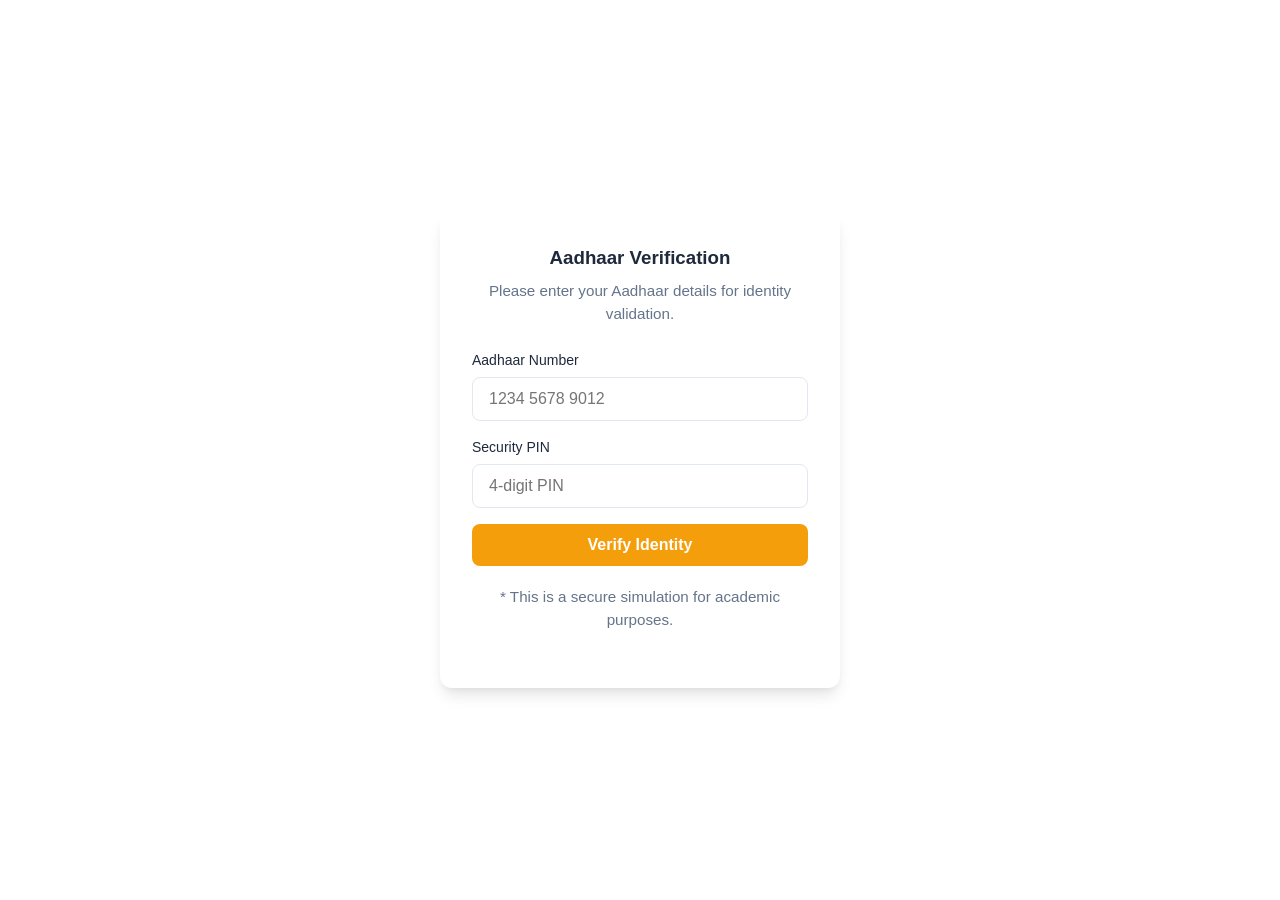
<file: aadhaar.html>
<!DOCTYPE html>
<html lang="en">

<head>
    <meta charset="UTF-8">
    <meta name="viewport" content="width=device-width, initial-scale=1.0">
    <title>Aadhaar Verification</title>

    <link rel="stylesheet" href="style.css">
    <script src="notifications.js"></script>

    <script>
        const translations = {
            en: {
                title: "Aadhaar Verification",
                subtitle: "Please enter your Aadhaar details for identity validation.",
                number: "Aadhaar Number",
                pin: "Security PIN",
                btn: "Verify Identity",
                warning: "* This is a secure simulation for academic purposes.",
                errorNumber: "Please enter a valid 12-digit Aadhaar number",
                errorPin: "Please enter a valid 4-digit Aadhaar PIN",
                success: "Aadhaar verified successfully"
            },
            ta: {
                title: "ஆதார் சரிபார்ப்பு",
                subtitle: "அடையாள சரிபார்ப்பிற்கு உங்கள் ஆதார் விவரங்களை உள்ளிடவும்.",
                number: "ஆதார் எண்",
                pin: "பாதுகாப்பு பின் (PIN)",
                btn: "அடையாளத்தை சரிபார்க்கவும்",
                warning: "* இது கல்வி நோக்கங்களுக்கான ஒரு பாதுகாப்பான உருவகப்படுத்துதல் ஆகும்.",
                errorNumber: "சரியான 12 இலக்க ஆதார் எண்ணை உள்ளிடவும்",
                errorPin: "சரியான 4 இலக்க ஆதார் பின்னை உள்ளிடவும்",
                success: "ஆதார் வெற்றிகரமாக சரிபார்க்கப்பட்டது"
            }
        };

        const currentLang = localStorage.getItem('appLanguage') || 'en';

        function updateUI() {
            const t = translations[currentLang];
            document.getElementById('t-title').textContent = t.title;
            document.getElementById('t-subtitle').textContent = t.subtitle;
            document.getElementById('t-label-number').textContent = t.number;
            document.getElementById('t-label-pin').textContent = t.pin;
            document.getElementById('t-btn-verify').textContent = t.btn;
            document.getElementById('t-warning').textContent = t.warning;
        }

        function verifyAadhaar() {
            const t = translations[currentLang];
            const aadhaar = document.getElementById("aadhaar").value.trim();
            const pin = document.getElementById("pin").value.trim();

            if (!/^\d{12}$/.test(aadhaar)) {
                showNotification(t.errorNumber, "error");
                return;
            }

            if (!/^\d{4}$/.test(pin)) {
                showNotification(t.errorPin, "error");
                return;
            }

            // Store for the interactive card
            localStorage.setItem("currentAadhaarNumber", aadhaar);

            showNotification(t.success, "success");
            setTimeout(() => {
                window.location.href = "aadhaar-image.html";
            }, 1500);
        }

        window.addEventListener('DOMContentLoaded', updateUI);
    </script>

</head>

<body>

    <div class="card">
        <h3 id="t-title">Aadhaar Verification</h3>
        <p id="t-subtitle">Please enter your Aadhaar details for identity validation.</p>

        <div class="input-group">
            <label id="t-label-number" for="aadhaar">Aadhaar Number</label>
            <input id="aadhaar" placeholder="1234 5678 9012" maxlength="12">
        </div>

        <div class="input-group">
            <label id="t-label-pin" for="pin">Security PIN</label>
            <input id="pin" type="password" placeholder="4-digit PIN" maxlength="4">
        </div>

        <button id="t-btn-verify" class="btn-warning" onclick="verifyAadhaar()">Verify Identity</button>

        <div style="margin-top: 20px; font-size: 0.75rem; color: var(--text-muted);">
            <p id="t-warning">* This is a secure simulation for academic purposes.</p>
        </div>
    </div>

</body>

</html>
</file>
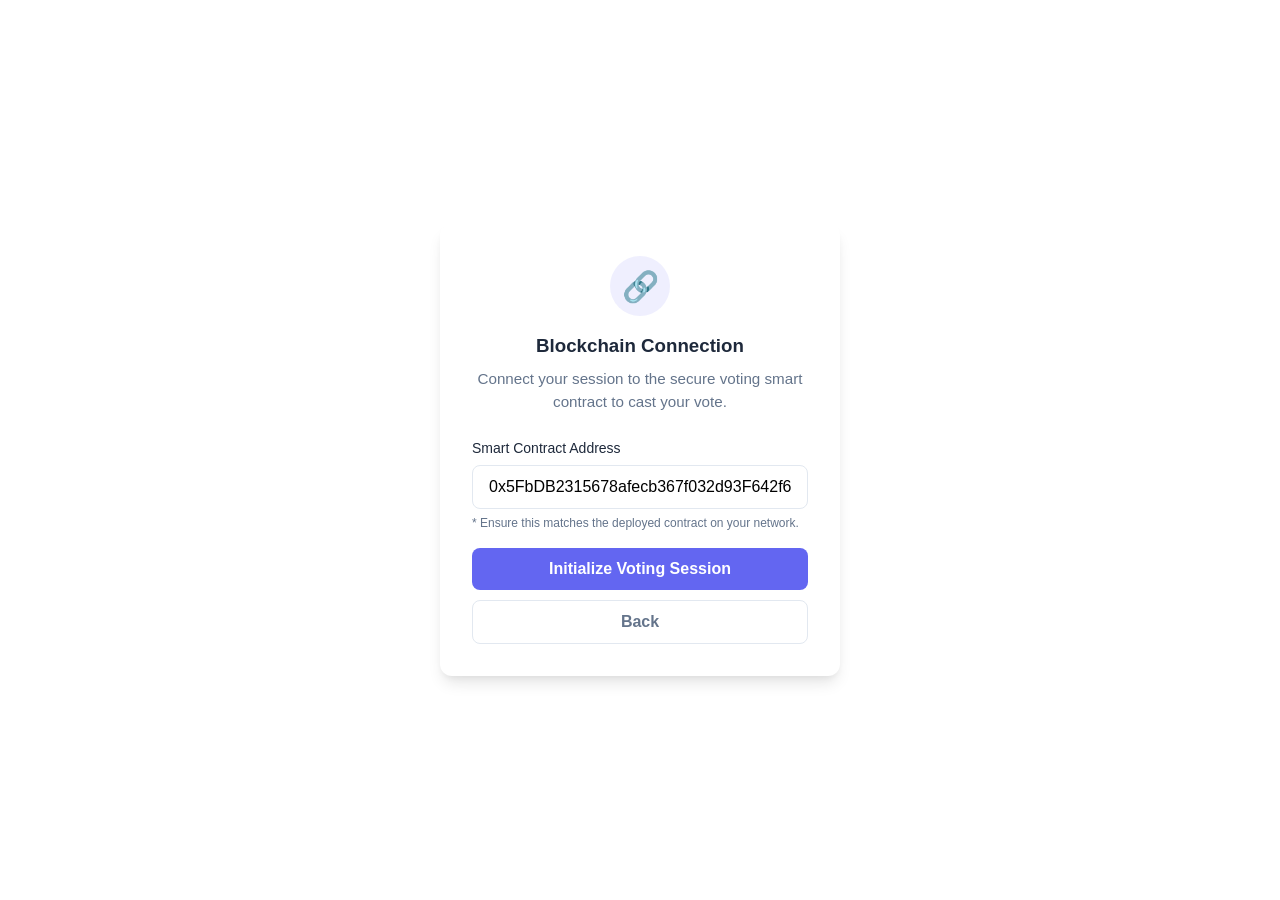
<file: blockchaincontract.html>
<!DOCTYPE html>
<html lang="en">

<head>
    <meta charset="UTF-8">
    <meta name="viewport" content="width=device-width, initial-scale=1.0">
    <title>Blockchain Connection</title>

    <link rel="stylesheet" href="style.css">
    <script src="notifications.js"></script>

    <script>
        const translations = {
            en: {
                title: "Blockchain Connection",
                subtitle: "Connect your session to the secure voting smart contract to cast your vote.",
                label: "Smart Contract Address",
                help: "* Ensure this matches the deployed contract on your network.",
                btnConnect: "Initialize Voting Session",
                btnBack: "Back",
                error: "Please enter a valid Ethereum contract address (0x...)",
                success: "Connected to Blockchain Successfully"
            },
            ta: {
                title: "பிளாக்செயின் இணைப்பு",
                subtitle: "உங்கள் வாக்கை பதிவு செய்ய பாதுகாப்பான வோட்டிங் ஸ்மார்ட் ஒப்பந்தத்துடன் இணைக்கவும்.",
                label: "ஸ்மார்ட் ஒப்பந்த முகவரி",
                help: "* இது உங்கள் நெட்வொர்க்கில் பயன்படுத்தப்பட்ட ஒப்பந்தத்துடன் பொருந்துவதை உறுதிசெய்யவும்.",
                btnConnect: "வாக்குப்பதிவு அமர்வைத் தொடங்கவும்",
                btnBack: "முந்தைய பக்கம்",
                error: "சரியான எத்தேரியம் ஒப்பந்த முகவரியை உள்ளிடவும் (0x...)",
                success: "பிளாக்செயினுடன் வெற்றிகரமாக இணைக்கப்பட்டது"
            }
        };

        const currentLang = localStorage.getItem('appLanguage') || 'en';

        function updateUI() {
            const t = translations[currentLang];
            document.getElementById('t-title').textContent = t.title;
            document.getElementById('t-subtitle').textContent = t.subtitle;
            document.getElementById('t-label').textContent = t.label;
            document.getElementById('t-help').textContent = t.help;
            document.getElementById('t-btn-connect').textContent = t.btnConnect;
            document.getElementById('t-btn-back').textContent = t.btnBack;
        }

        function connectToBlockchain() {
            const t = translations[currentLang];
            const addr = document.getElementById("contract").value.trim();

            if (!/^0x[a-fA-F0-9]{40}$/.test(addr)) {
                showNotification(t.error, "error");
                return;
            }

            localStorage.setItem("contractAddress", addr);
            showNotification(t.success, "success");

            setTimeout(() => {
                window.location.href = "voting.html";
            }, 1500);
        }

        window.addEventListener('DOMContentLoaded', updateUI);
    </script>
</head>

<body>

    <div class="card">
        <div style="margin-bottom: 20px;">
            <div
                style="width: 60px; height: 60px; background: rgba(99, 102, 241, 0.1); border-radius: 50%; display: flex; align-items: center; justify-content: center; margin: 0 auto 16px;">
                <span style="font-size: 30px;">🔗</span>
            </div>
            <h3 id="t-title">Blockchain Connection</h3>
            <p id="t-subtitle">Connect your session to the secure voting smart contract to cast your vote.</p>
        </div>

        <div class="input-group">
            <label id="t-label" for="contract">Smart Contract Address</label>
            <input id="contract" placeholder="0x..." value="0x5FbDB2315678afecb367f032d93F642f64180aa3">
            <small id="t-help" style="color: var(--text-muted); font-size: 0.75rem; margin-top: 5px; display: block;">
                * Ensure this matches the deployed contract on your network.
            </small>
        </div>

        <button id="t-btn-connect" class="btn-primary" onclick="connectToBlockchain()">
            Initialize Voting Session
        </button>

        <button id="t-btn-back" class="btn-ghost" style="margin-top: 10px;" onclick="window.history.back()">
            Back
        </button>
    </div>

</body>

</html>
</file>
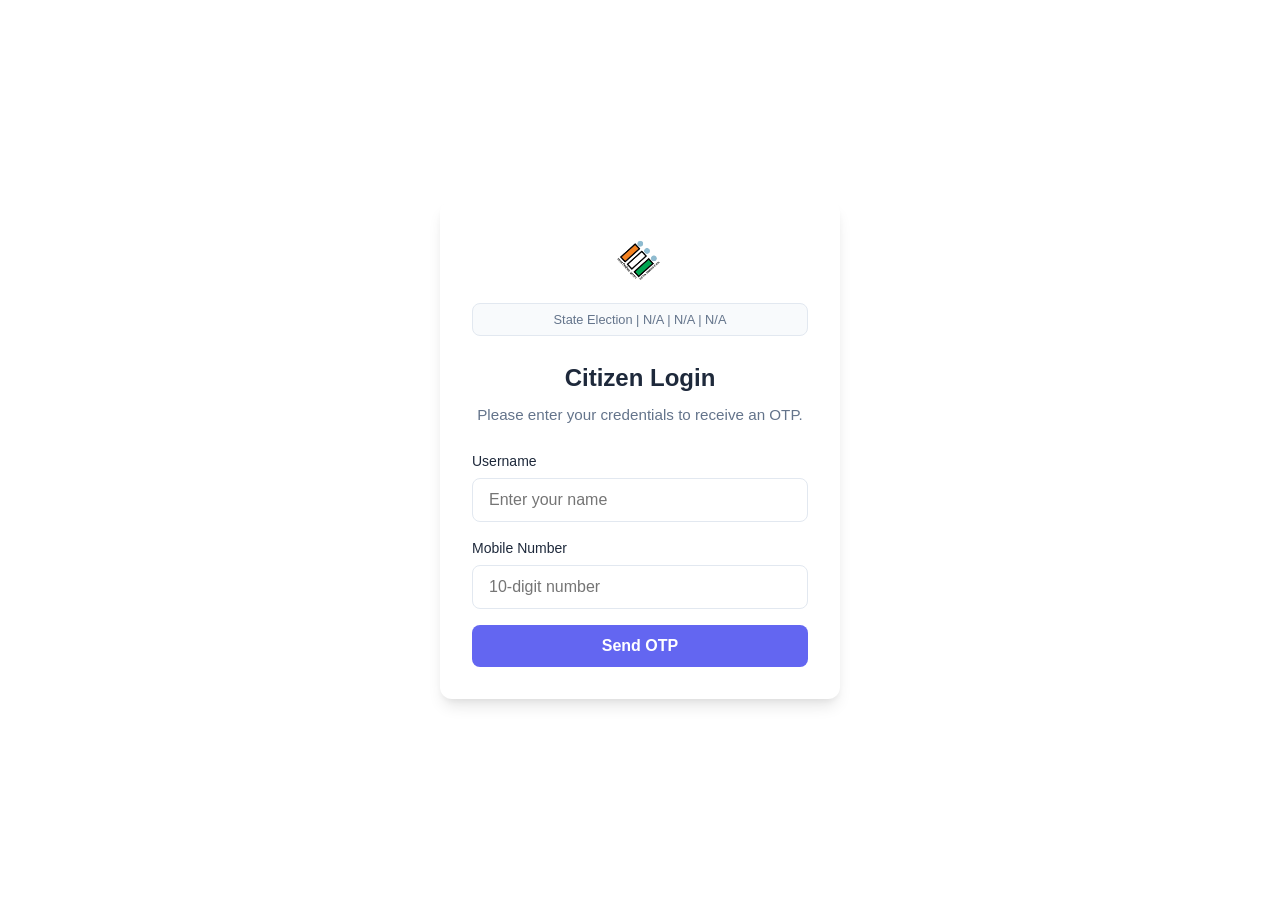
<file: login.html>
<!DOCTYPE html>
<html lang="en">

<head>
    <meta charset="UTF-8">
    <meta name="viewport" content="width=device-width, initial-scale=1.0">
    <title>Citizen Login</title>

    <link rel="stylesheet" href="style.css">
    <script src="notifications.js"></script>

    <script>
        const translations = {
            en: {
                loginTitle: "Citizen Login",
                loginSubtitle: "Please enter your credentials to receive an OTP.",
                username: "Username",
                usernamePlaceholder: "Enter your name",
                phone: "Mobile Number",
                phonePlaceholder: "10-digit number",
                sendBtn: "Send OTP",
                nameWarning: "Please enter your username",
                phoneError: "Enter a valid 10-digit mobile number",
                loadingJ: "Loading jurisdiction...",
                election: "Election"
            },
            ta: {
                loginTitle: "குடிமகன் உள்நுழைவு",
                loginSubtitle: "OTP பெற உங்கள் விவரங்களை உள்ளிடவும்.",
                username: "பயனர் பெயர்",
                usernamePlaceholder: "உங்கள் பெயரை உள்ளிடவும்",
                phone: "கைபேசி எண்",
                phonePlaceholder: "10 இலக்க எண்",
                sendBtn: "OTP அனுப்பவும்",
                nameWarning: "உங்கள் பயனர் பெயரை உள்ளிடவும்",
                phoneError: "சரியான 10 இலக்க கைபேசி எண்ணை உள்ளிடவும்",
                loadingJ: "அதிகார வரம்பை ஏற்றுகிறது...",
                election: "தேர்தல்"
            }
        };

        let currentLang = localStorage.getItem('appLanguage') || 'en';

        function updateUI() {
            const t = translations[currentLang];
            document.getElementById('t-login-title').textContent = t.loginTitle;
            document.getElementById('t-login-subtitle').textContent = t.loginSubtitle;
            document.getElementById('t-label-username').textContent = t.username;
            document.getElementById('username').placeholder = t.usernamePlaceholder;
            document.getElementById('t-label-phone').textContent = t.phone;
            document.getElementById('phone').placeholder = t.phonePlaceholder;
            document.getElementById('t-btn-send').textContent = t.sendBtn;

            // Jurisdiction Badge
            const scope = localStorage.getItem('selectedScope') || (currentLang === 'ta' ? 'மாநில' : 'State');
            const state = localStorage.getItem('selectedState') || 'N/A';
            const district = localStorage.getItem('selectedDistrict') || 'N/A';
            const taluk = localStorage.getItem('selectedTaluk') || 'N/A';

            let displayScope = scope;
            if (currentLang === 'ta') {
                if (scope === 'Central') displayScope = 'மத்திய';
                if (scope === 'State') displayScope = 'மாநில';
            }

            document.getElementById('jurisdiction-badge').textContent = `${displayScope} ${t.election} | ${state} | ${district} | ${taluk}`;
        }

        function sendOTP() {
            const t = translations[currentLang];
            const username = document.getElementById("username").value;
            const phone = document.getElementById("phone").value;

            if (username === "") {
                showNotification(t.nameWarning, "warning");
                return;
            }

            if (!/^\d{10}$/.test(phone)) {
                showNotification(t.phoneError, "error");
                return;
            }

            // Generate random 6-digit OTP
            const randomOTP = Math.floor(100000 + Math.random() * 900000).toString();
            localStorage.setItem("currentOTP", randomOTP);
            localStorage.setItem("showOTP", "true");
            localStorage.setItem("userName", username);
            localStorage.setItem("userPhone", phone);

            window.location.href = "otp.html";
        }

        window.addEventListener('DOMContentLoaded', updateUI);
    </script>
</head>

<body>

    <div class="card">
        <img src="eci_logo.png" alt="ECI Logo" style="width: 80px; margin-bottom: 16px;">
        <div id="jurisdiction-badge"
            style="margin-bottom: 24px; padding: 6px 12px; background: #f8fafc; border: 1px solid var(--border); border-radius: 8px; font-size: 0.8rem; color: var(--text-muted); text-align: center;">
            Loading jurisdiction...
        </div>

        <h2 id="t-login-title">Citizen Login</h2>
        <p id="t-login-subtitle">Please enter your credentials to receive an OTP.</p>

        <div class="input-group">
            <label id="t-label-username" for="username">Username</label>
            <input id="username" type="text" placeholder="Enter your name">
        </div>

        <div class="input-group">
            <label id="t-label-phone" for="phone">Mobile Number</label>
            <input id="phone" type="tel" placeholder="10-digit number" maxlength="10">
        </div>

        <button id="t-btn-send" class="btn-primary" onclick="sendOTP()">Send OTP</button>
    </div>

</body>

</html>
</file>
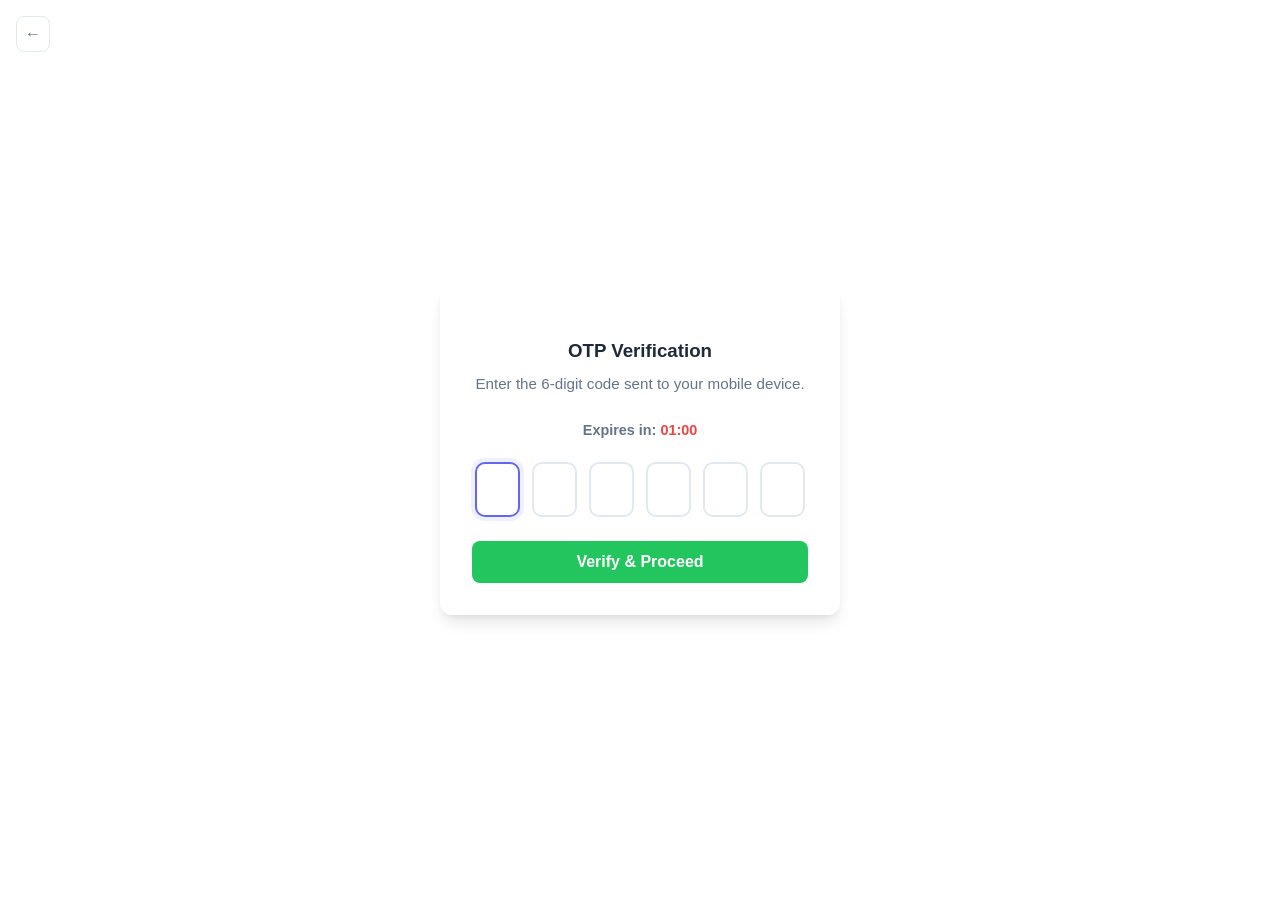
<file: otp.html>
<!DOCTYPE html>
<html lang="en">

<head>
    <meta charset="UTF-8">
    <meta name="viewport" content="width=device-width, initial-scale=1.0">
    <title>OTP Verification</title>

    <link rel="stylesheet" href="style.css">
    <script src="notifications.js"></script>

    <style>
        .otp-inputs {
            display: flex;
            justify-content: center;
            gap: 12px;
            margin-bottom: 24px;
        }

        .otp-inputs input {
            width: 45px;
            height: 55px;
            font-size: 20px;
            text-align: center;
            border-radius: 10px;
            border: 2px solid var(--border);
            transition: all 0.2s;
        }

        .otp-inputs input:focus {
            border-color: var(--primary);
            box-shadow: 0 0 0 4px rgba(99, 102, 241, 0.1);
        }

        .timer-container {
            margin-bottom: 20px;
            font-weight: 600;
            color: var(--text-muted);
            font-size: 0.9rem;
        }

        #timer {
            color: var(--danger);
        }

        .resend-link {
            margin-top: 16px;
            font-size: 0.875rem;
            color: var(--primary);
            text-decoration: none;
            font-weight: 500;
            cursor: pointer;
            display: none;
        }
    </style>

    <script>
        const translations = {
            en: {
                otpTitle: "OTP Verification",
                otpSubtitle: "Enter the 6-digit code sent to your mobile device.",
                expires: "Expires in:",
                verifyBtn: "Verify & Proceed",
                resend: "Resend Code",
                successSent: "OTP sent successfully:",
                expiredMsg: "OTP expired. Please request a new one.",
                invalidMsg: "Invalid OTP. Please try again.",
                storedError: "OTP expired or not sent",
                verifiedSuccess: "OTP Verified Successfully",
                newSent: "New OTP sent:"
            },
            ta: {
                otpTitle: "OTP சரிபார்ப்பு",
                otpSubtitle: "உங்கள் கைபேசிக்கு அனுப்பப்பட்ட 6 இலக்க குறியீட்டை உள்ளிடவும்.",
                expires: "காலாவதி நேரம்:",
                verifyBtn: "சரிபார்த்து தொடரவும்",
                resend: "குறியீட்டை மீண்டும் அனுப்பவும்",
                successSent: "OTP வெற்றிகரமாக அனுப்பப்பட்டது:",
                expiredMsg: "OTP காலாவதியாகிவிட்டது. புதிய ஒன்றை கோரவும்.",
                invalidMsg: "தவறான OTP. மீண்டும் முயற்சிக்கவும்.",
                storedError: "OTP காலாவதியானது அல்லது அனுப்பப்படவில்லை",
                verifiedSuccess: "OTP வெற்றிகரமாக சரிபார்க்கப்பட்டது",
                newSent: "புதிய OTP அனுப்பப்பட்டது:"
            }
        };

        const currentLang = localStorage.getItem('appLanguage') || 'en';

        function updateUI() {
            const t = translations[currentLang];
            document.getElementById('t-otp-title').textContent = t.otpTitle;
            document.getElementById('t-otp-subtitle').textContent = t.otpSubtitle;
            document.getElementById('t-expires').textContent = t.expires;
            document.getElementById('t-verify-btn').textContent = t.verifyBtn;
            document.getElementById('t-resend').textContent = t.resend;
        }

        let timeLeft = 60;
        let timerId;

        window.onload = function () {
            updateUI();
            startTimer();
            if (localStorage.getItem("showOTP") === "true") {
                const otp = localStorage.getItem("currentOTP");
                const t = translations[currentLang];
                showNotification(`${t.successSent} ${otp}`, "success", 60000);
                localStorage.removeItem("showOTP");
            }
        };

        function startTimer() {
            timeLeft = 60;
            document.getElementById("timer").textContent = "01:00";
            document.getElementById("verify-btn").disabled = false;
            document.getElementById("resend-container").style.display = "none";

            clearInterval(timerId);
            timerId = setInterval(() => {
                timeLeft--;
                let minutes = Math.floor(timeLeft / 60);
                let seconds = timeLeft % 60;
                document.getElementById("timer").textContent =
                    `${minutes.toString().padStart(2, '0')}:${seconds.toString().padStart(2, '0')}`;

                if (timeLeft <= 0) {
                    clearInterval(timerId);
                    document.getElementById("verify-btn").disabled = true;
                    document.getElementById("resend-container").style.display = "block";
                    localStorage.removeItem("currentOTP");
                    showNotification(translations[currentLang].expiredMsg, "warning");
                }
            }, 1000);
        }

        function verifyOTP() {
            const t = translations[currentLang];
            const inputs = ["o1", "o2", "o3", "o4", "o5", "o6"];
            const otp = inputs.map(id => document.getElementById(id).value).join("");

            const storedOTP = localStorage.getItem("currentOTP");

            if (!storedOTP) {
                showNotification(t.storedError, "error");
                return;
            }

            if (otp === storedOTP) {
                clearInterval(timerId);
                showNotification(t.verifiedSuccess, "success");
                setTimeout(() => {
                    window.location.href = "aadhaar.html";
                }, 1500);
            } else {
                showNotification(t.invalidMsg, "error");
            }
        }

        function focusNext(current, nextId) {
            if (current.value.length === 1 && nextId) {
                document.getElementById(nextId).focus();
            }
        }

        function resendOTP() {
            const t = translations[currentLang];
            const randomOTP = Math.floor(100000 + Math.random() * 900000).toString();
            localStorage.setItem("currentOTP", randomOTP);
            showNotification(`${t.newSent} ${randomOTP}`, "success", 60000);
            startTimer();
            // Clear inputs
            ["o1", "o2", "o3", "o4", "o5", "o6"].forEach(id => document.getElementById(id).value = "");
            document.getElementById("o1").focus();
        }
    </script>

</head>

<body>

    <div class="card">
        <button class="btn-ghost" style="width: auto; position: absolute; top: 16px; left: 16px; padding: 8px;"
            onclick="history.back()">←</button>

        <div style="margin-top: 20px;">
            <h3 id="t-otp-title">OTP Verification</h3>
            <p id="t-otp-subtitle">Enter the 6-digit code sent to your mobile device.</p>

            <div class="timer-container">
                <span id="t-expires">Expires in:</span> <span id="timer">01:00</span>
            </div>

            <div class="otp-inputs">
                <input id="o1" maxlength="1" oninput="focusNext(this, 'o2')" autofocus>
                <input id="o2" maxlength="1" oninput="focusNext(this, 'o3')">
                <input id="o3" maxlength="1" oninput="focusNext(this, 'o4')">
                <input id="o4" maxlength="1" oninput="focusNext(this, 'o5')">
                <input id="o5" maxlength="1" oninput="focusNext(this, 'o6')">
                <input id="o6" maxlength="1" oninput="focusNext(this, null)">
            </div>

            <button id="verify-btn" class="btn-success" onclick="verifyOTP()"><span id="t-verify-btn">Verify &
                    Proceed</span></button>

            <div id="resend-container" class="resend-link" onclick="resendOTP()"><span id="t-resend">Resend Code</span>
            </div>
        </div>
    </div>

</body>

</html>
</file>
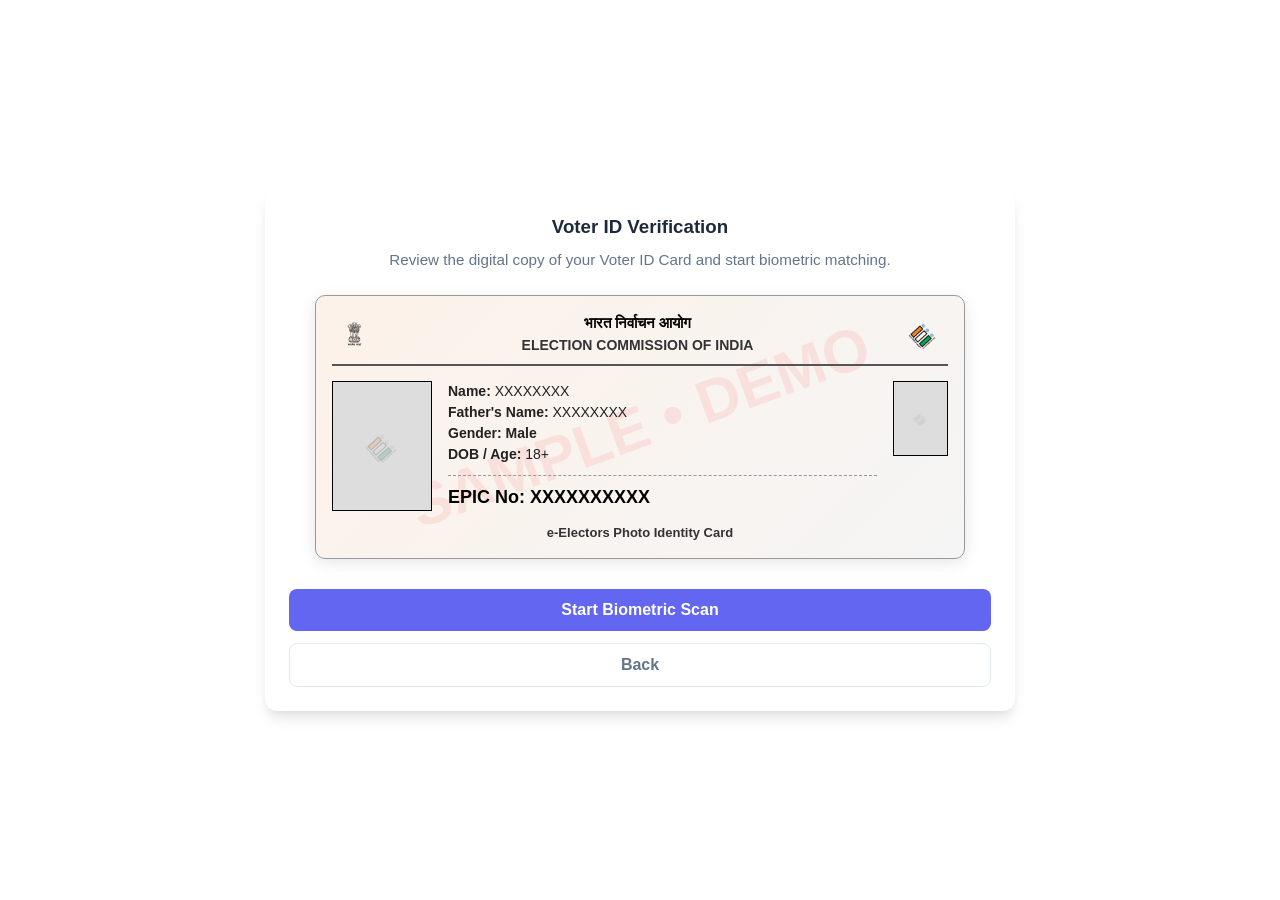
<file: voter-id-image.html>
<!DOCTYPE html>
<html lang="en">

<head>
    <meta charset="UTF-8">
    <meta name="viewport" content="width=device-width, initial-scale=1.0">
    <title>Voter Id Verification</title>

    <link rel="stylesheet" href="style.css">
    <script src="notifications.js"></script>

    <style>
        /* Voter ID Card Styling */
        .voter-card-container {
            width: 100%;
            max-width: 650px;
            background: linear-gradient(135deg, #fdf2e9, #f5f5f5);
            margin: 20px auto;
            border: 1px solid #999;
            border-radius: 10px;
            padding: 16px;
            position: relative;
            box-sizing: border-box;
            text-align: left;
            box-shadow: 0 4px 15px rgba(0, 0, 0, 0.1);
            overflow: hidden;
        }

        .watermark {
            position: absolute;
            top: 50%;
            left: 50%;
            transform: translate(-50%, -50%) rotate(-20deg);
            font-size: clamp(30px, 8vw, 60px);
            font-weight: bold;
            color: rgba(255, 0, 0, 0.08);
            pointer-events: none;
            white-space: nowrap;
            z-index: 1;
        }

        .voter-header {
            display: flex;
            align-items: center;
            gap: 12px;
            border-bottom: 2px solid #555;
            padding-bottom: 8px;
            position: relative;
            z-index: 2;
        }

        .emblem-img {
            width: 45px;
            height: auto;
        }

        .header-text {
            flex: 1;
            text-align: center;
        }

        .hi-text {
            font-weight: bold;
            font-size: 15px;
            color: #000;
        }

        .en-text {
            font-weight: bold;
            font-size: 14px;
            color: #333;
        }

        .eci-logo-img {
            width: 50px;
            height: auto;
        }

        .voter-content {
            display: flex;
            gap: 16px;
            margin-top: 15px;
            position: relative;
            z-index: 2;
        }

        .voter-photo {
            width: 100px;
            height: 130px;
            border: 1px solid #000;
            background: #ddd;
            display: flex;
            align-items: center;
            justify-content: center;
            flex-shrink: 0;
        }

        .voter-details {
            flex: 1;
            font-size: 14px;
            line-height: 1.5;
            color: #222;
        }

        .voter-details span {
            font-weight: bold;
        }

        .small-voter-photo {
            width: 55px;
            height: 75px;
            border: 1px solid #000;
            background: #ddd;
            align-self: flex-start;
            flex-shrink: 0;
            display: flex;
            align-items: center;
            justify-content: center;
        }

        .epic-no-display {
            margin-top: 10px;
            font-size: 18px;
            font-weight: bold;
            color: #000;
            border-top: 1px dashed #999;
            padding-top: 8px;
        }

        .voter-footer {
            margin-top: 12px;
            text-align: center;
            font-size: 13px;
            font-weight: bold;
            color: #333;
            position: relative;
            z-index: 2;
        }

        @media (max-width: 550px) {
            .voter-card-container {
                padding: 12px;
            }

            .voter-content {
                flex-direction: column;
                align-items: center;
                text-align: center;
                gap: 12px;
            }

            .small-voter-photo {
                display: none;
            }

            .voter-header {
                gap: 8px;
            }

            .emblem-img,
            .eci-logo-img {
                width: 35px;
            }

            .hi-text {
                font-size: 13px;
            }

            .en-text {
                font-size: 12px;
            }

            .epic-no-display {
                font-size: 16px;
                text-align: center;
            }
        }
    </style>

    <script>
        const translations = {
            en: {
                title: "Voter ID Verification",
                subtitle: "Review the digital copy of your Voter ID Card and start biometric matching.",
                scanBtn: "Start Biometric Scan",
                backBtn: "Back",
                name: "Name:",
                father: "Father's Name:",
                gender: "Gender:",
                dob: "DOB / Age:",
                male: "Male",
                epic: "EPIC No:",
                successScan: "Initializing biometric scanner...",
                watermark: "SAMPLE • DEMO",
                footer: "e-Electors Photo Identity Card"
            },
            ta: {
                title: "வாக்காளர் அடையாளச் சரிபார்ப்பு",
                subtitle: "உங்கள் வாக்காளர் அடையாள அட்டையின் டிஜிட்டல் நகலைச் சரிபார்த்து, பயோமெட்ரிக் பொருத்தத்தைத் தொடங்கவும்.",
                scanBtn: "பயோமெட்ரிக் ஸ்கேன் தொடங்கவும்",
                backBtn: "முந்தைய பக்கம்",
                name: "பெயர்:",
                father: "தந்தை பெயர்:",
                gender: "பாலினம்:",
                dob: "பிறந்த தேதி / வயது:",
                male: "ஆண்",
                epic: "EPIC எண்:",
                successScan: "பயோமெட்ரிக் ஸ்கேனர் தொடங்குகிறது...",
                watermark: "மாதிரி • டெமோ",
                footer: "மின்-வாக்காளர் புகைப்பட அடையாள அட்டை"
            }
        };

        const currentLang = localStorage.getItem('appLanguage') || 'en';

        function updateUI() {
            const t = translations[currentLang];
            document.getElementById('t-title').textContent = t.title;
            document.getElementById('t-subtitle').textContent = t.subtitle;
            document.getElementById('t-scan-btn').textContent = t.scanBtn;
            document.getElementById('t-back-btn').textContent = t.backBtn;
            document.getElementById('t-label-name').textContent = t.name;
            document.getElementById('t-label-father').textContent = t.father;
            document.getElementById('t-label-gender').textContent = t.gender;
            document.getElementById('t-label-dob').textContent = t.dob;
            document.getElementById('t-val-gender').textContent = t.male;
            document.getElementById('t-watermark').textContent = t.watermark;
            document.getElementById('t-footer').textContent = t.footer;

            const voterId = localStorage.getItem("currentVoterID") || "XXXXXXXXXX";
            document.getElementById("voterIdDisplay").innerText = (t.epic) + " " + voterId.toUpperCase();
        }

        window.onload = updateUI;

        function startBiometricScan() {
            const t = translations[currentLang];
            showNotification(t.successScan, "info");
            setTimeout(() => {
                window.location.href = "biometric.html";
            }, 800);
        }
    </script>
</head>

<body>

    <div class="card" style="max-width: 750px; padding: 24px;">
        <h3 id="t-title">Voter ID Verification</h3>
        <p id="t-subtitle">Review the digital copy of your Voter ID Card and start biometric matching.</p>

        <div class="voter-card-container">
            <div id="t-watermark" class="watermark">SAMPLE • DEMO</div>

            <div class="voter-header">
                <img src="indianemblem.png" alt="Emblem" class="emblem-img">

                <div class="header-text">
                    <div class="hi-text">भारत निर्वाचन आयोग</div>
                    <div class="en-text">ELECTION COMMISSION OF INDIA</div>
                </div>

                <img src="eci_logo.png" alt="ECI" class="eci-logo-img">
            </div>

            <div class="voter-content">
                <div class="voter-photo">
                    <img src="eci_logo.png" alt="User" style="width: 60%; opacity: 0.2;">
                </div>

                <div class="voter-details">
                    <div><span id="t-label-name">Name:</span> XXXXXXXX</div>
                    <div><span id="t-label-father">Father's Name:</span> XXXXXXXX</div>
                    <div><span id="t-label-gender">Gender:</span> <span id="t-val-gender">Male</span></div>
                    <div><span id="t-label-dob">DOB / Age:</span> 18+</div>

                    <div id="voterIdDisplay" class="epic-no-display">
                        EPIC No: XXXXXXXXXX
                    </div>
                </div>

                <div class="small-voter-photo">
                    <img src="eci_logo.png" alt="User" style="width: 50%; opacity: 0.1;">
                </div>
            </div>

            <div id="t-footer" class="voter-footer">
                e-Electors Photo Identity Card – ई-मतदाता पहचान पत्र
            </div>
        </div>

        <div style="margin-top: 30px;">
            <button id="t-scan-btn" class="btn-primary" onclick="startBiometricScan()">Start Biometric Scan</button>
            <button id="t-back-btn" class="btn-ghost" style="margin-top: 12px;"
                onclick="window.history.back()">Back</button>
        </div>
    </div>

</body>

</html>
</file>
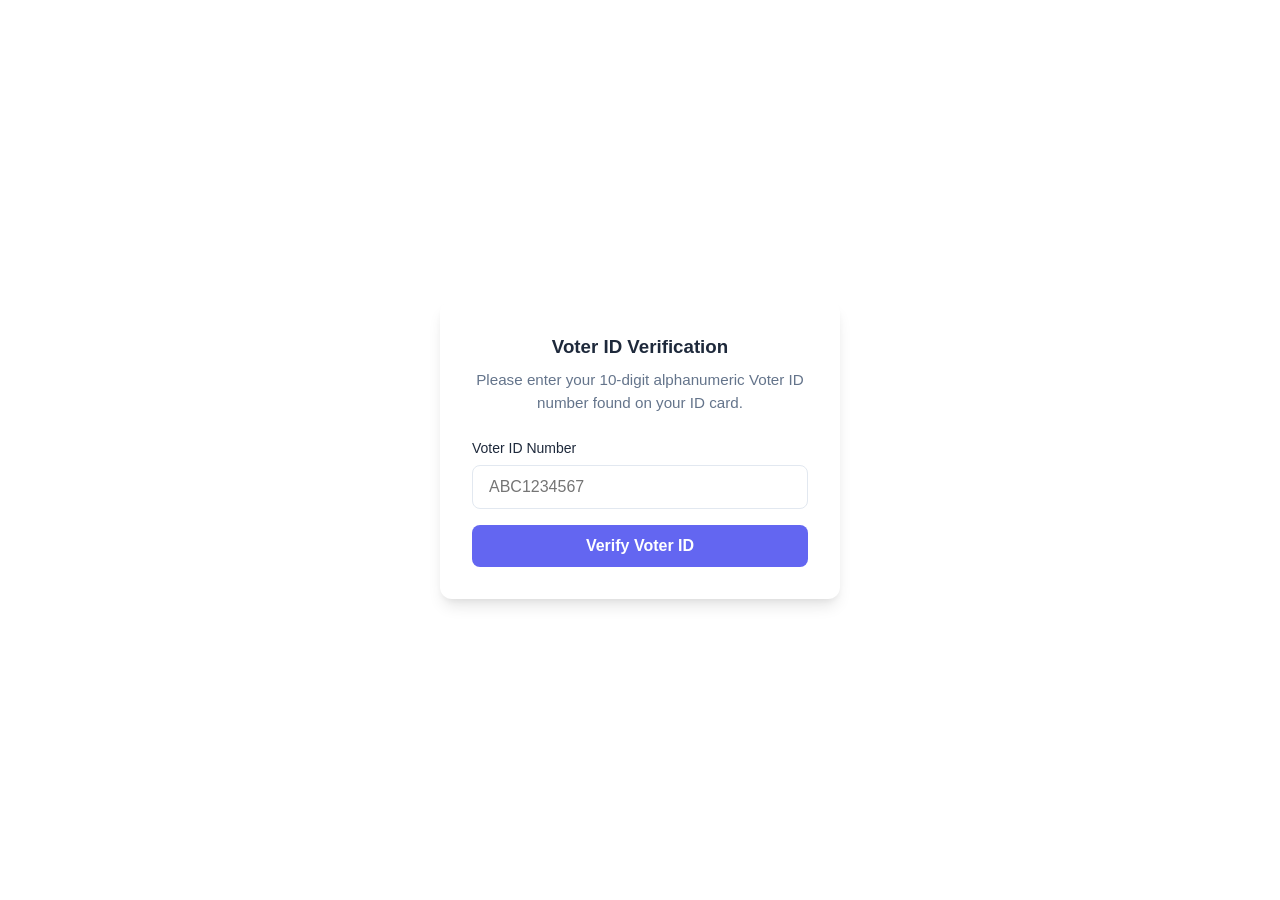
<file: voter-id-number.html>
<!DOCTYPE html>
<html lang="en">

<head>
    <meta charset="UTF-8">
    <meta name="viewport" content="width=device-width, initial-scale=1.0">
    <title>Election Voter Id</title>

    <link rel="stylesheet" href="style.css">
    <script src="notifications.js"></script>

    <script>
        const translations = {
            en: {
                title: "Voter ID Verification",
                subtitle: "Please enter your 10-digit alphanumeric Voter ID number found on your ID card.",
                label: "Voter ID Number",
                btn: "Verify Voter ID",
                error: "Please enter a valid 10-digit alphanumeric Voter ID",
                success: "Voter ID verified"
            },
            ta: {
                title: "வாக்காளர் அடையாள அட்டை சரிபார்ப்பு",
                subtitle: "உங்கள் அடையாள அட்டையில் உள்ள 10 இலக்க எண்களை உள்ளிடவும்.",
                label: "வாக்காளர் அடையாள எண்",
                btn: "வாக்காளர் அடையாளத்தை சரிபார்க்கவும்",
                error: "சரியான 10 இலக்க வாக்காளர் அடையாள எண்ணை உள்ளிடவும்",
                success: "வாக்காளர் அடையாளம் சரிபார்க்கப்பட்டது"
            }
        };

        const currentLang = localStorage.getItem('appLanguage') || 'en';

        function updateUI() {
            const t = translations[currentLang];
            document.getElementById('t-title').textContent = t.title;
            document.getElementById('t-subtitle').textContent = t.subtitle;
            document.getElementById('t-label').textContent = t.label;
            document.getElementById('t-btn').textContent = t.btn;
        }

        function continueNext() {
            const t = translations[currentLang];
            const voterId = document.getElementById("voter-id").value.trim().toUpperCase();

            // Check if it's 10-digit alphanumeric
            if (!/^[A-Z0-9]{10}$/.test(voterId)) {
                showNotification(t.error, "error");
                return;
            }

            localStorage.setItem("currentVoterID", voterId);
            showNotification(t.success, "success");
            setTimeout(() => {
                window.location.href = "voter-id-image.html";
            }, 1200);
        }

        window.addEventListener('DOMContentLoaded', updateUI);
    </script>
</head>

<body>

    <div class="card">
        <h3 id="t-title">Voter ID Verification</h3>
        <p id="t-subtitle">Please enter your 10-digit alphanumeric Voter ID number found on your ID card.</p>

        <div class="input-group">
            <label id="t-label" for="voter-id">Voter ID Number</label>
            <input id="voter-id" placeholder="ABC1234567" maxlength="10" style="text-transform: uppercase;">
        </div>

        <button id="t-btn" class="btn-primary" onclick="continueNext()">Verify Voter ID</button>
    </div>

</body>

</html>
</file>
<file: style.css>
:root {
    --primary: #6366f1;
    --primary-hover: #4f46e5;
    --secondary: #64748b;
    --success: #22c55e;
    --warning: #f59e0b;
    --danger: #ef4444;
    --background: #f8fafc;
    --card-bg: #ffffff;
    --text-main: #1e293b;
    --text-muted: #64748b;
    --border: #e2e8f0;
    --radius: 12px;
    --shadow: 0 10px 15px -3px rgba(0, 0, 0, 0.1), 0 4px 6px -2px rgba(0, 0, 0, 0.05);
    --font: 'Outfit', 'Inter', -apple-system, sans-serif;
}

* {
    box-sizing: border-box;
    margin: 0;
    padding: 0;
}

body {
    font-family: var(--font);
    background: #ffffff;
    color: var(--text-main);
    line-height: 1.5;
    min-height: 100vh;
    display: flex;
    justify-content: center;
    align-items: center;
    padding: 20px;
}

.card {
    background: var(--card-bg);
    width: 100%;
    max-width: 400px;
    padding: 32px;
    border-radius: var(--radius);
    box-shadow: var(--shadow);
    text-align: center;
    animation: fadeIn 0.5s ease-out;
}

@keyframes fadeIn {
    from {
        opacity: 0;
        transform: translateY(10px);
    }

    to {
        opacity: 1;
        transform: translateY(0);
    }
}

h1,
h2,
h3 {
    margin-bottom: 8px;
    color: var(--text-main);
}

p {
    color: var(--text-muted);
    font-size: 0.95rem;
    margin-bottom: 24px;
}

.input-group {
    margin-bottom: 16px;
    text-align: left;
}

label {
    display: block;
    font-size: 0.875rem;
    font-weight: 500;
    margin-bottom: 6px;
    color: var(--text-main);
}

input {
    width: 100%;
    padding: 12px 16px;
    border-radius: 8px;
    border: 1px solid var(--border);
    font-family: inherit;
    font-size: 1rem;
    transition: border-color 0.2s, box-shadow 0.2s;
}

input:focus {
    outline: none;
    border-color: var(--primary);
    box-shadow: 0 0 0 3px rgba(99, 102, 241, 0.2);
}

button {
    width: 100%;
    padding: 12px 24px;
    border: none;
    border-radius: 8px;
    font-family: inherit;
    font-weight: 600;
    font-size: 1rem;
    cursor: pointer;
    transition: all 0.2s;
    display: flex;
    align-items: center;
    justify-content: center;
    gap: 8px;
}

.btn-primary {
    background-color: var(--primary);
    color: white;
}

.btn-primary:hover {
    background-color: var(--primary-hover);
    transform: translateY(-1px);
}

.btn-success {
    background-color: var(--success);
    color: white;
}

.btn-warning {
    background-color: var(--warning);
    color: white;
}

.btn-secondary {
    background-color: var(--secondary);
    color: white;
}

.btn-ghost {
    background: transparent;
    color: var(--text-muted);
    border: 1px solid var(--border);
}

.btn-ghost:hover {
    background: #f1f5f9;
}

img.preview {
    width: 100%;
    border-radius: 8px;
    margin-bottom: 20px;
    border: 1px solid var(--border);
}

/* Notification Styles */
#notification-container {
    position: fixed;
    top: 20px;
    right: 20px;
    z-index: 1000;
}

.notification {
    background: white;
    padding: 12px 20px;
    border-radius: 8px;
    box-shadow: var(--shadow);
    margin-bottom: 10px;
    border-left: 4px solid var(--primary);
    animation: slideIn 0.3s ease-out;
    display: flex;
    align-items: center;
    gap: 12px;
    min-width: 250px;
}

@keyframes slideIn {
    from {
        transform: translateX(100%);
        opacity: 0;
    }

    to {
        transform: translateX(0);
        opacity: 1;
    }
}

.notification.success {
    border-left-color: var(--success);
}

.notification.error {
    border-left-color: var(--danger);
}

.notification.warning {
    border-left-color: var(--warning);
}

/* User Profile Badge */
.user-profile-badge {
    position: fixed;
    top: 20px;
    right: 20px;
    background: white;
    padding: 8px 16px;
    border-radius: 30px;
    box-shadow: 0 4px 12px rgba(0, 0, 0, 0.08);
    display: flex;
    align-items: center;
    gap: 10px;
    border: 1px solid var(--border);
    z-index: 900;
    transition: all 0.3s ease;
    animation: slideInDown 0.5s ease-out;
}

@keyframes slideInDown {
    from {
        transform: translateY(-20px);
        opacity: 0;
    }

    to {
        transform: translateY(0);
        opacity: 1;
    }
}

.user-profile-badge .avatar {
    width: 32px;
    height: 32px;
    background: var(--primary);
    color: white;
    border-radius: 50%;
    display: flex;
    align-items: center;
    justify-content: center;
    font-weight: 700;
    font-size: 0.8rem;
}

.user-profile-badge .info {
    text-align: left;
}

.user-profile-badge .info .name {
    font-size: 0.85rem;
    font-weight: 600;
    color: var(--text-main);
    display: block;
    line-height: 1.2;
}

.user-profile-badge .info .phone {
    font-size: 0.7rem;
    color: var(--text-muted);
    display: block;
}

.user-profile-badge .extra-details {
    margin-top: 4px;
    padding-top: 4px;
    border-top: 1px dashed var(--border);
    display: flex;
    flex-direction: column;
    gap: 2px;
}

.user-profile-badge .extra-field {
    font-size: 0.65rem;
    color: var(--text-muted);
    display: block;
}

.user-profile-badge .extra-field b {
    color: var(--text-main);
    font-size: 0.6rem;
}

/* Responsive Design */
@media (max-width: 600px) {
    body {
        padding: 12px;
    }

    .card {
        padding: 24px 16px;
    }

    .user-profile-badge {
        top: 10px;
        right: 10px;
        padding: 6px 12px;
        max-width: calc(100% - 20px);
    }

    .user-profile-badge .extra-details {
        display: none;
        /* Hide extra details on small mobile to save space */
    }

    .user-profile-badge .avatar {
        width: 28px;
        height: 28px;
        font-size: 0.7rem;
    }

    .user-profile-badge .info .name {
        font-size: 0.75rem;
    }

    .user-profile-badge .info .phone {
        font-size: 0.65rem;
    }

    #notification-container {
        top: 70px;
        right: 10px;
        left: 10px;
    }

    .notification {
        min-width: auto;
        padding: 10px 16px;
        font-size: 0.85rem;
    }

    .otp-inputs {
        gap: 6px;
    }

    .otp-inputs input {
        width: 36px;
        height: 48px;
        font-size: 16px;
    }

    /* Voting Page Specifics */
    .candidate-list {
        grid-template-columns: 1fr;
    }
}
</file>
